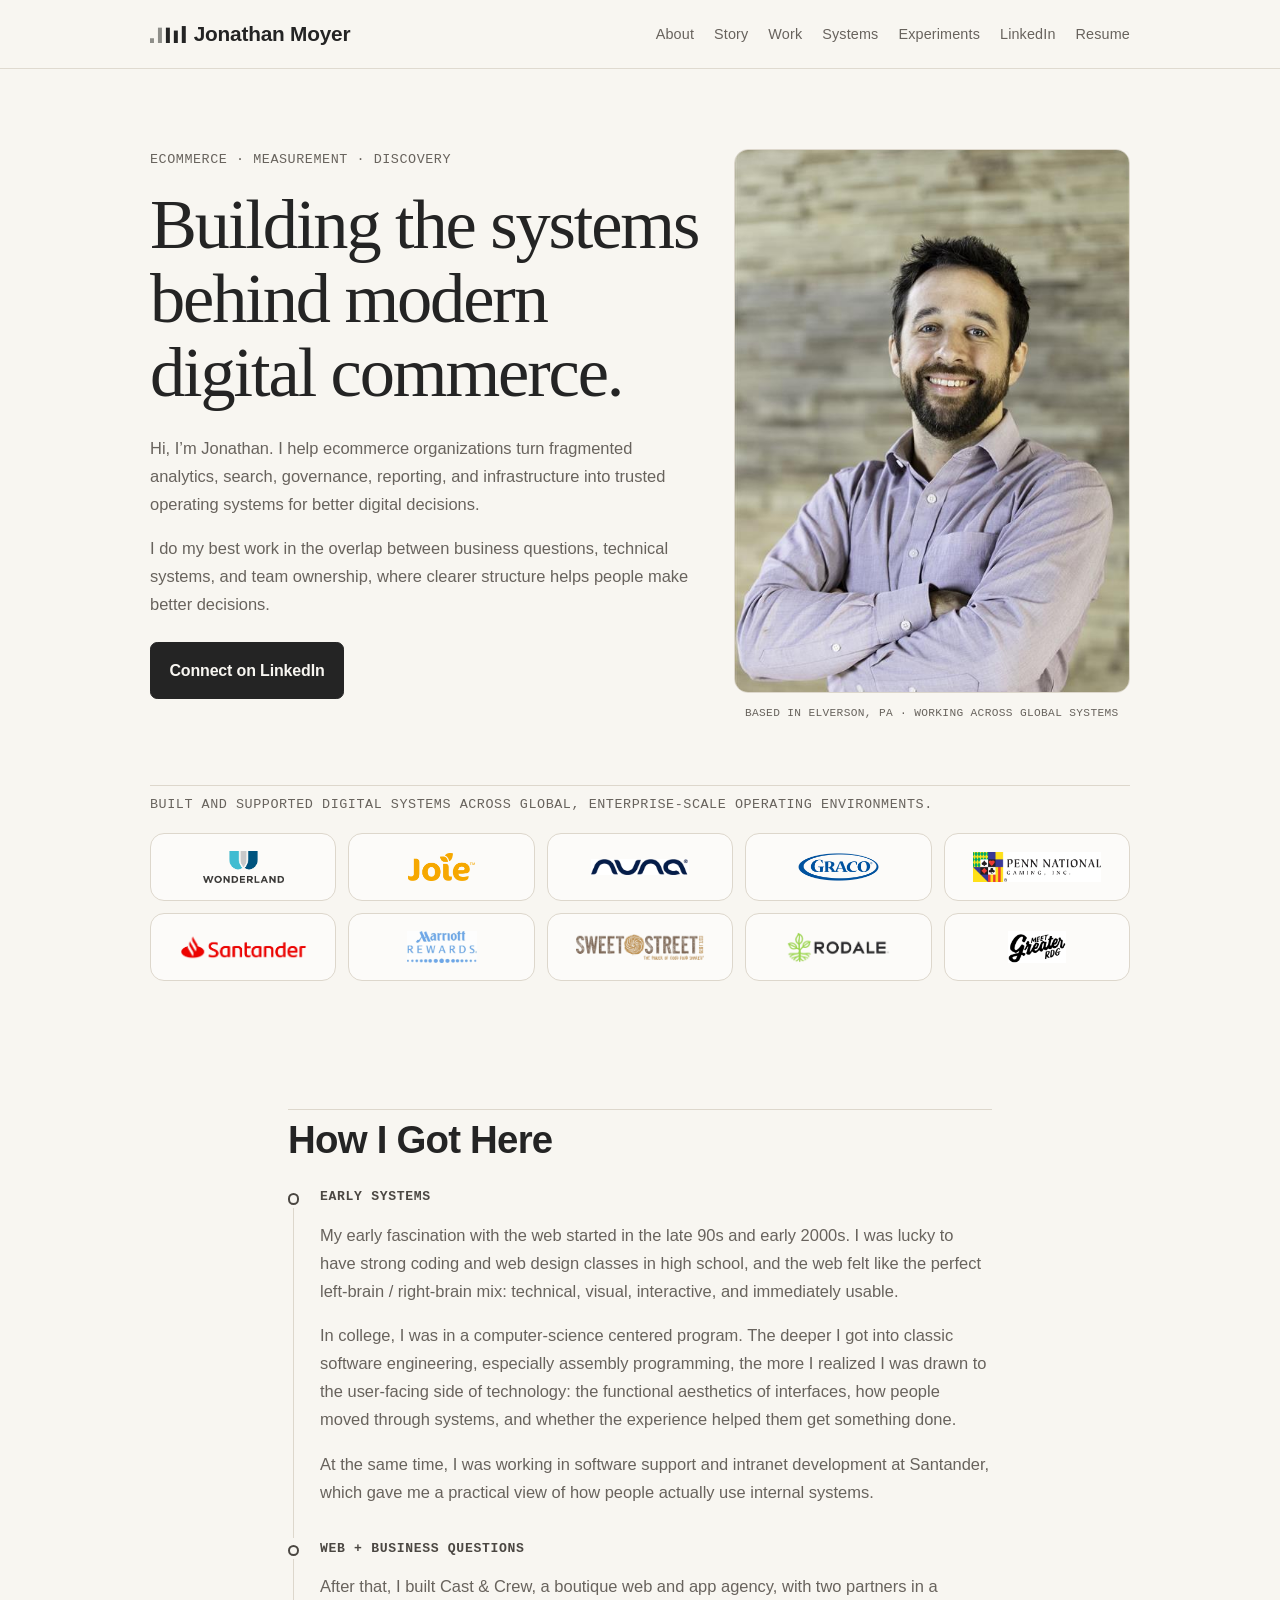
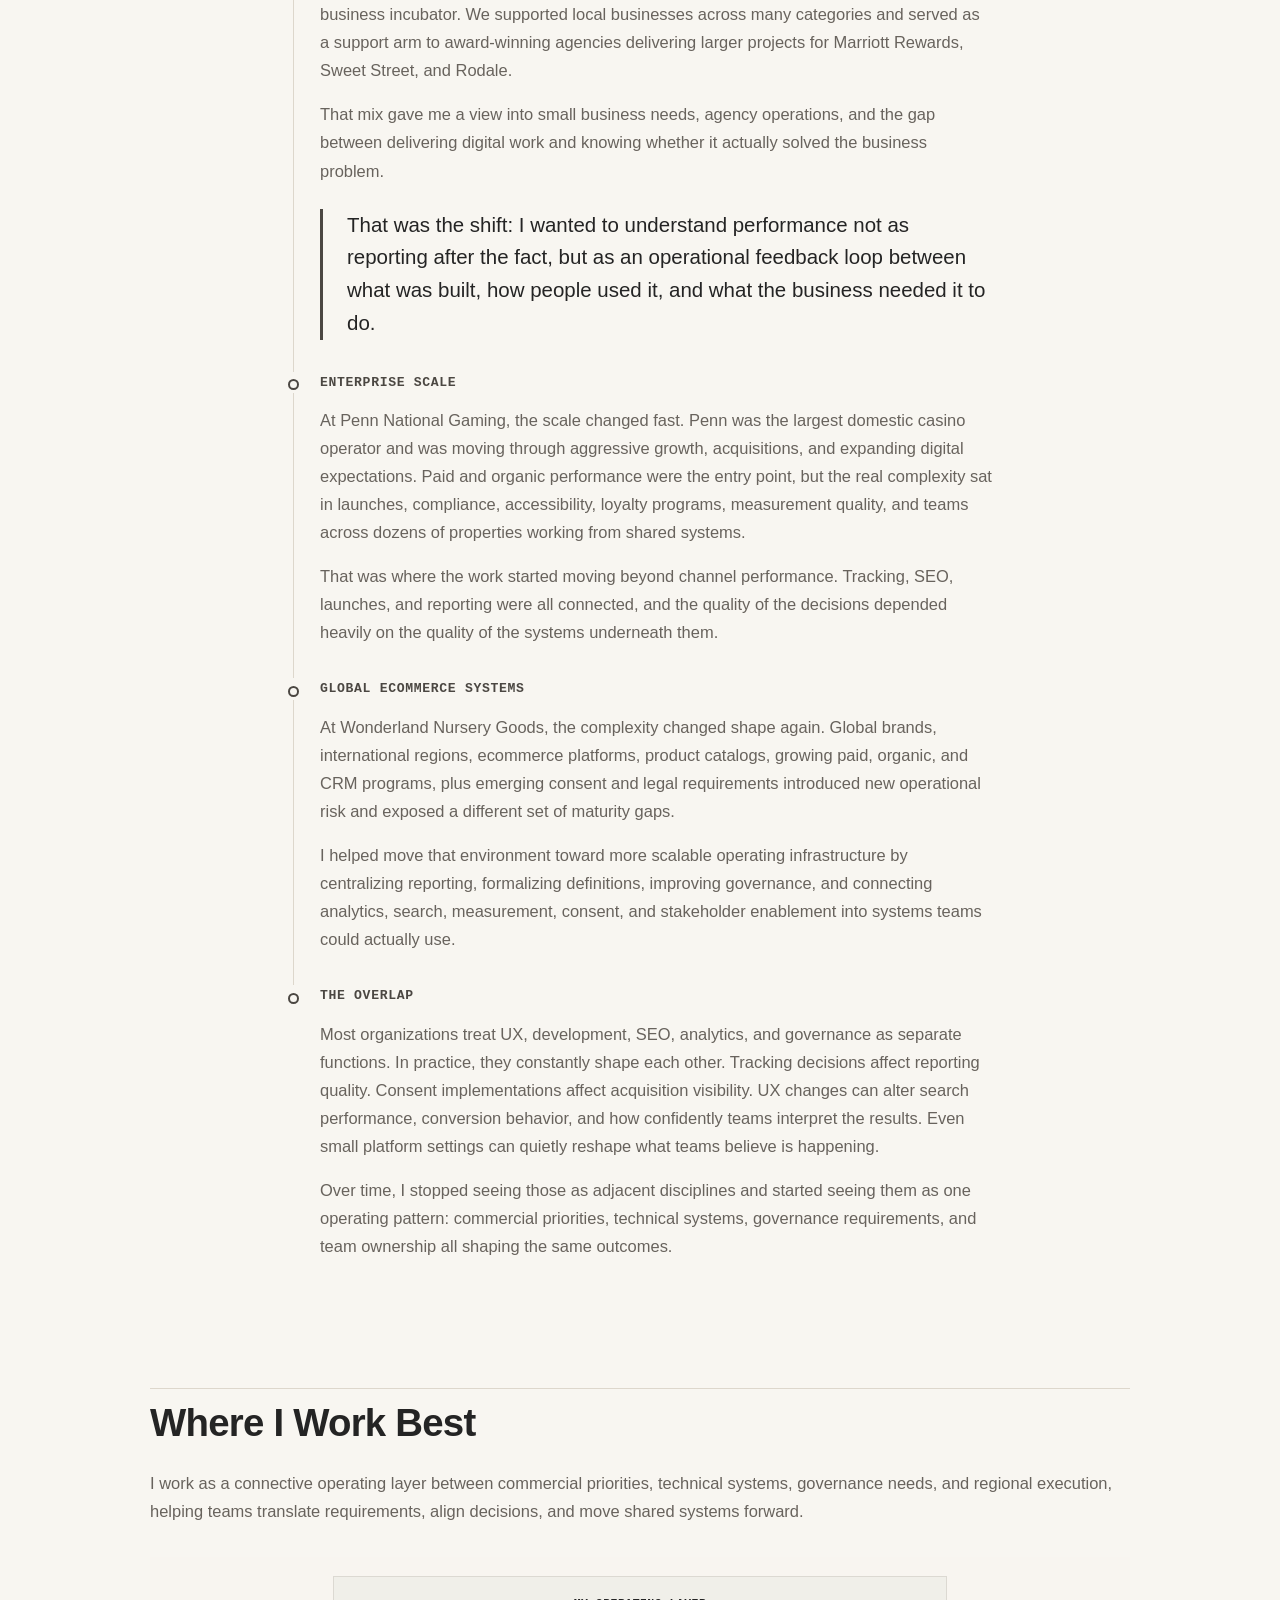
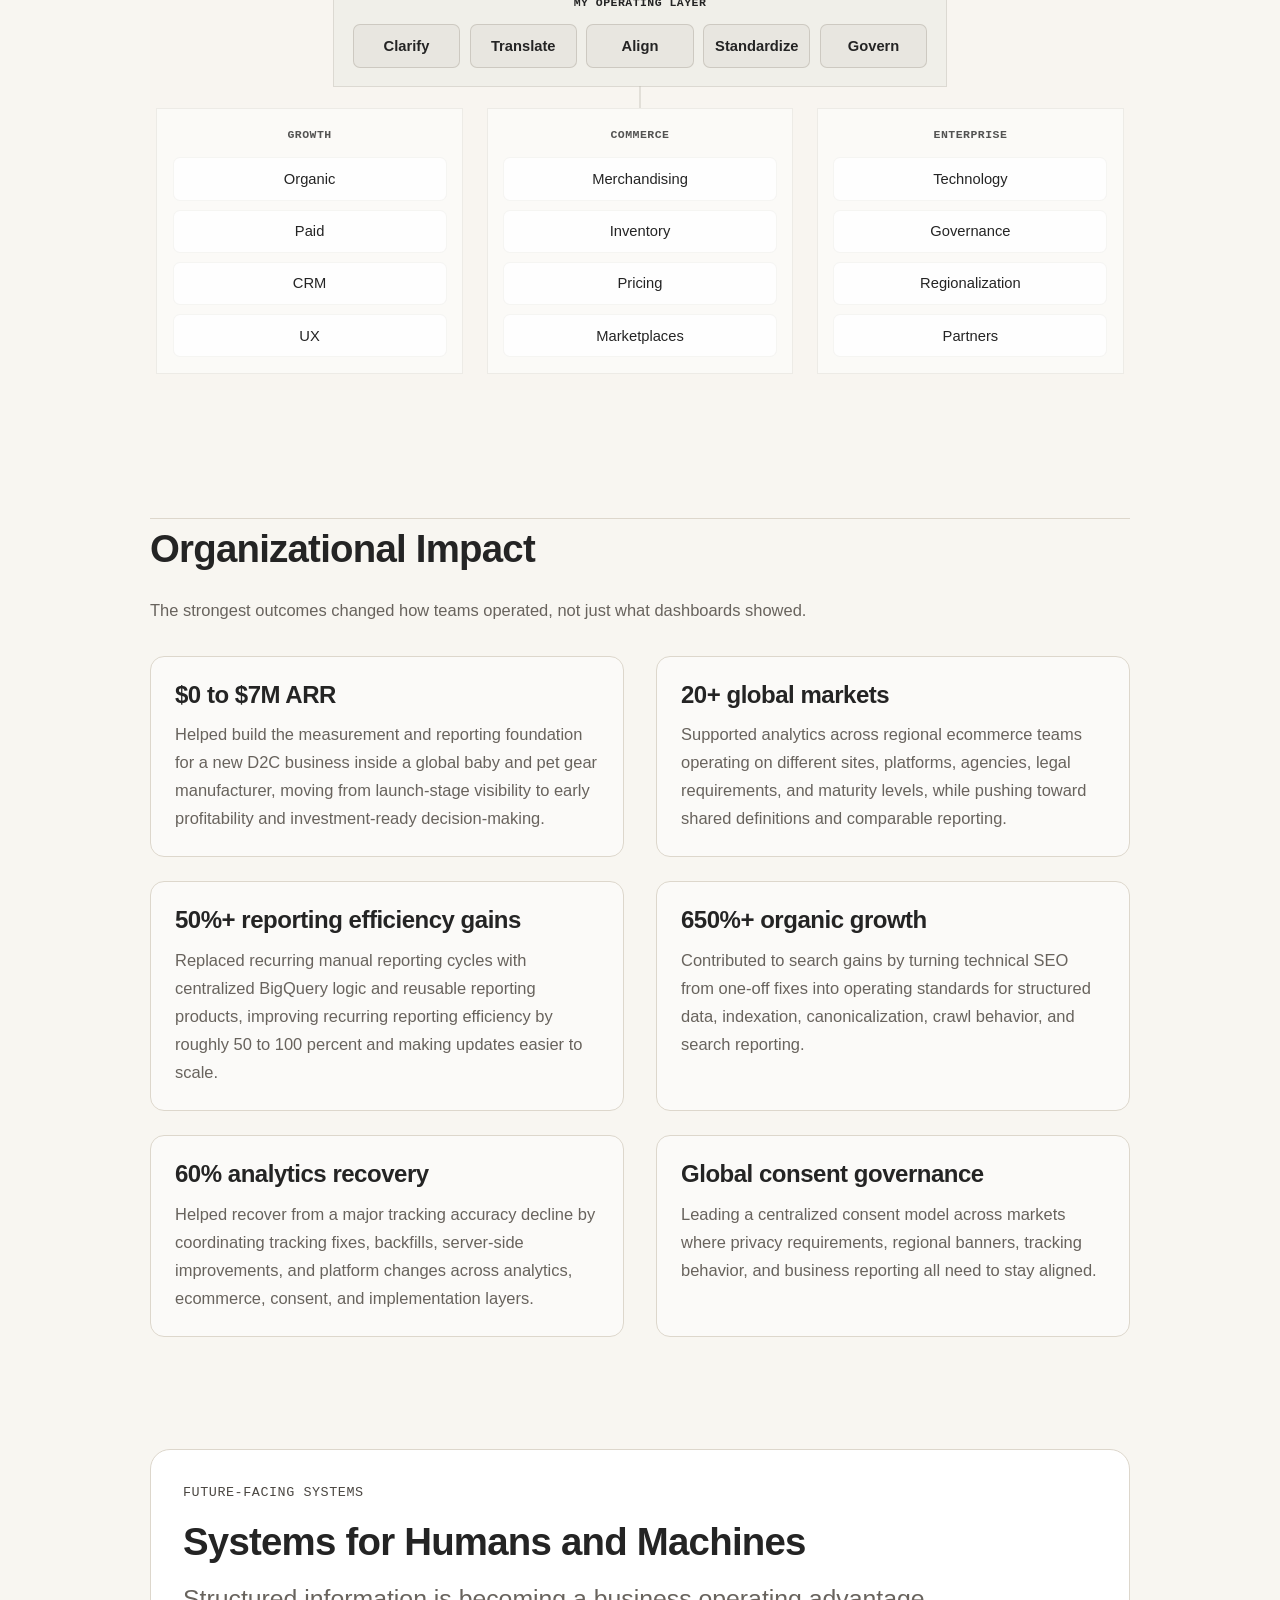
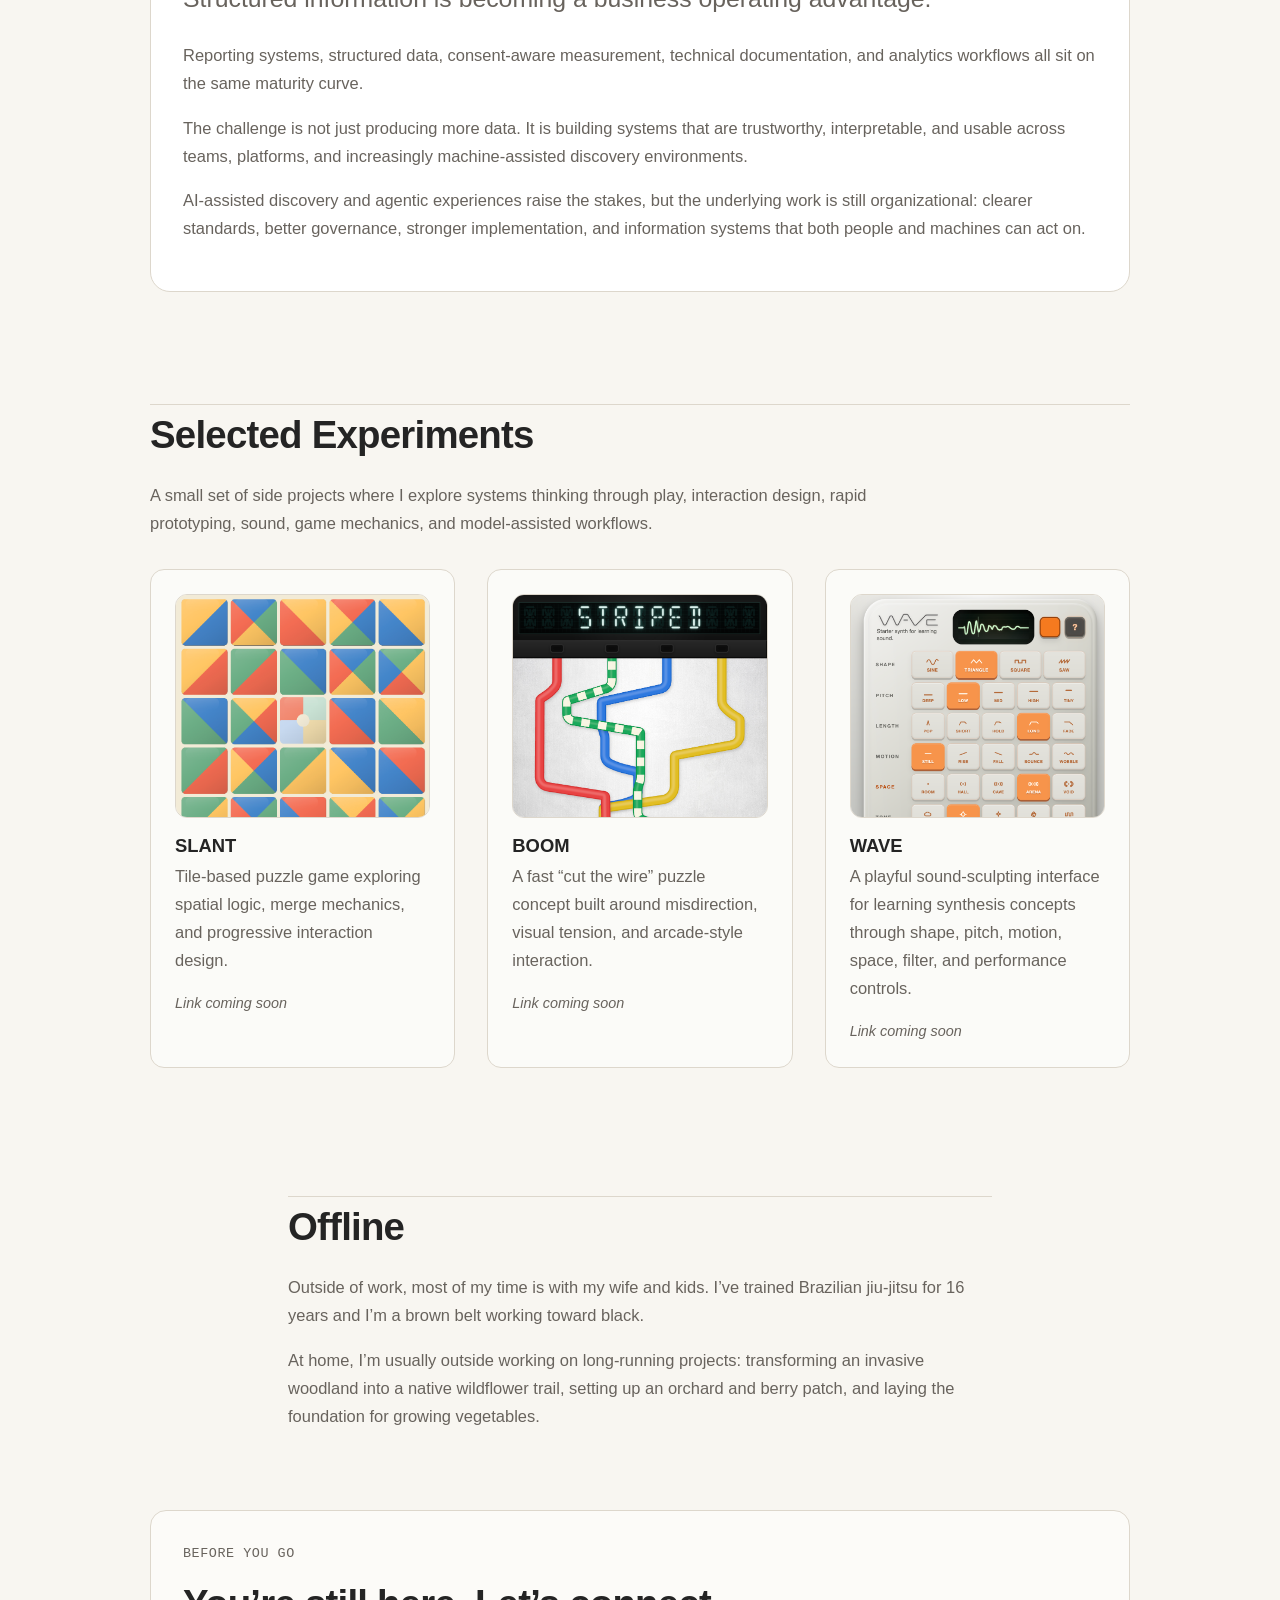
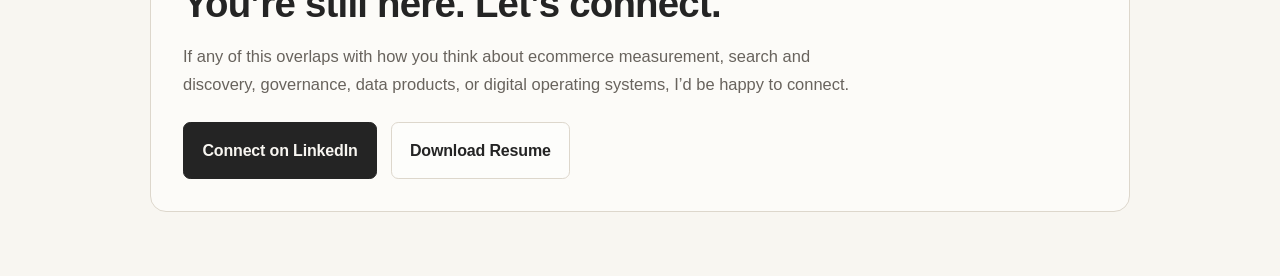
<file: index.html>
<!DOCTYPE html>
<html lang="en">
  <head>
    <meta charset="UTF-8" />
    <meta name="viewport" content="width=device-width, initial-scale=1.0" />
    <meta
      name="description"
      content="Jonathan Moyer helps ecommerce organizations scale measurement, discovery, governance, and data infrastructure into trusted systems for better digital decision-making."
    />
    <title>Jonathan Moyer | Ecommerce Measurement Systems &amp; Digital Transformation</title>
    <link rel="canonical" href="https://jonathan-moyer.com/" />
    <meta property="og:type" content="profile" />
    <meta
      property="og:title"
      content="Jonathan Moyer | Ecommerce Measurement Systems & Digital Transformation"
    />
    <meta
      property="og:description"
      content="Measurement, discovery, governance, and data infrastructure for ecommerce organizations building more scalable digital operating systems."
    />
    <meta
      property="og:image"
      content="https://jonathan-moyer.com/assets/images/jonathan-moyer-portrait.jpg"
    />
    <meta property="og:url" content="https://jonathan-moyer.com/" />
    <meta name="twitter:card" content="summary_large_image" />
    <meta
      name="twitter:title"
      content="Jonathan Moyer | Ecommerce Measurement Systems & Digital Transformation"
    />
    <meta
      name="twitter:description"
      content="Measurement, discovery, governance, and data infrastructure for ecommerce organizations building more scalable digital operating systems."
    />
    <meta
      name="twitter:image"
      content="https://jonathan-moyer.com/assets/images/jonathan-moyer-portrait.jpg"
    />
    <link rel="icon" href="/favicon.svg" type="image/svg+xml" />
    <link rel="icon" href="/favicon-32x32.png" sizes="32x32" />
    <link rel="apple-touch-icon" href="/apple-touch-icon.png" />
    <link rel="llms.txt" href="/llms.txt" />
    <link rel="stylesheet" href="styles.css" />
    <script type="application/ld+json">
      {
        "@context": "https://schema.org",
        "@type": "Person",
        "name": "Jonathan Moyer",
        "url": "https://jonathan-moyer.com/",
        "image": "https://jonathan-moyer.com/assets/images/jonathan-moyer-portrait.jpg",
        "description": "Ecommerce analytics and measurement systems leader helping organizations turn fragmented analytics, search, governance, reporting, and infrastructure into trusted operating systems for better digital decisions.",
        "jobTitle": "Direct-to-Consumer Analytics Manager",
        "address": {
          "@type": "PostalAddress",
          "addressLocality": "Elverson",
          "addressRegion": "PA",
          "addressCountry": "US"
        },
        "sameAs": ["https://linkedin.com/in/jonathan-moyer"],
        "knowsAbout": [
          "Ecommerce measurement systems",
          "Data product strategy",
          "Technical SEO",
          "Search and discovery systems",
          "Digital analytics",
          "Consent governance",
          "Digital transformation",
          "Machine-readable systems",
          "Reporting infrastructure",
          "Platform governance",
          "BigQuery",
          "D2C ecommerce",
          "Structured data"
        ],
        "alumniOf": {
          "@type": "CollegeOrUniversity",
          "name": "Kutztown University"
        }
      }
    </script>
  </head>
  <body>
    <a class="skip-link" href="#main-content">Skip to content</a>

    <header class="site-header" id="top">
      <div class="container site-header__inner">
        <a class="site-title" href="#top">
          <svg
            class="site-title__mark"
            viewBox="0 6 54 28"
            aria-hidden="true"
            focusable="false"
          >
            <rect class="site-title__bar site-title__bar--light" x="0" y="26" width="6" height="8" />
            <rect class="site-title__bar site-title__bar--light" x="12" y="10" width="6" height="24" />
            <rect class="site-title__bar site-title__bar--dark" x="24" y="10" width="6" height="24" />
            <rect class="site-title__bar site-title__bar--dark" x="36" y="14.4" width="6" height="19.6" />
            <rect class="site-title__bar site-title__bar--dark" x="48" y="7.6" width="6" height="26.4" />
          </svg>
          <span>Jonathan Moyer</span>
        </a>
        <nav class="site-nav" aria-label="Primary">
          <a href="#about">About</a>
          <a href="#story">Story</a>
          <a href="#work">Work</a>
          <a href="#systems">Systems</a>
          <a href="#projects">Experiments</a>
          <a
            href="https://linkedin.com/in/jonathan-moyer"
            target="_blank"
            rel="noreferrer"
            >LinkedIn</a
          >
          <a href="jonathan-moyer-resume.pdf" download>Resume</a>
        </nav>
      </div>
    </header>

    <main id="main-content" tabindex="-1">
      <!-- Hero -->
      <section class="section intro" id="about" aria-labelledby="about-heading">
        <div class="container intro__grid">
          <div class="intro__content">
            <p class="section-label">
              Ecommerce · Measurement · Discovery
            </p>
            <h1 id="about-heading">Building the systems behind modern digital commerce.</h1>
            <p>
              Hi, I&rsquo;m Jonathan. I help ecommerce organizations turn
              fragmented analytics, search, governance, reporting, and
              infrastructure into trusted operating systems for better digital
              decisions.
            </p>
            <p class="muted-note">
              I do my best work in the overlap between business questions,
              technical systems, and team ownership, where clearer structure
              helps people make better decisions.
            </p>

            <div class="hero-cta">
              <a
                class="button button--primary"
                href="https://linkedin.com/in/jonathan-moyer"
                target="_blank"
                rel="noreferrer"
              >
                Connect on LinkedIn
              </a>
            </div>

          </div>

          <figure class="photo-frame">
            <img
              class="profile-photo"
              src="assets/images/jonathan-moyer-portrait.jpg"
              alt="Portrait of Jonathan Moyer"
              width="533"
              height="800"
            />
            <figcaption class="photo-caption">
              Based in Elverson, PA · Working across global systems
            </figcaption>
          </figure>
        </div>
      </section>

      <!-- Brand strip -->
      <section class="section section--compact" aria-labelledby="brand-strip-heading">
        <div class="container">
          <h2 class="visually-hidden" id="brand-strip-heading">
            Organizations and brands
          </h2>
          <div class="section-heading section-heading--compact">
            <p class="section-label">
              Built and supported digital systems across global,
              enterprise-scale operating environments.
            </p>
          </div>

          <div class="logo-strip" aria-label="Organizations and brands">
            <div class="logo-tile logo-tile--image">
              <img
                src="assets/logos/wonderland.webp"
                alt="Wonderland logo"
                width="499"
                height="198"
                loading="lazy"
                decoding="async"
              />
            </div>
            <div class="logo-tile logo-tile--image">
              <img
                class="logo-image--scaled-down"
                src="assets/logos/joie.webp"
                alt="Joie logo"
                width="4174"
                height="1731"
                loading="lazy"
                decoding="async"
              />
            </div>
            <div class="logo-tile logo-tile--image">
              <img
                class="logo-image--nuna"
                src="assets/logos/nuna.webp"
                alt="Nuna logo"
                width="556"
                height="91"
                loading="lazy"
                decoding="async"
              />
            </div>
            <div class="logo-tile logo-tile--image">
              <img
                class="logo-image--scaled-down"
                src="assets/logos/graco.webp"
                alt="Graco logo"
                width="1280"
                height="432"
                loading="lazy"
                decoding="async"
              />
            </div>
            <div class="logo-tile logo-tile--image">
              <img
                src="assets/logos/tavo.webp"
                alt="Tavo logo"
                width="1653"
                height="388"
                loading="lazy"
                decoding="async"
              />
            </div>
            <div class="logo-tile logo-tile--image">
              <img
                src="assets/logos/santander.webp"
                alt="Santander logo"
                width="1053"
                height="237"
                loading="lazy"
                decoding="async"
              />
            </div>
            <div class="logo-tile logo-tile--image">
              <img
                src="assets/logos/marriott.webp"
                alt="Marriott logo"
                width="400"
                height="183"
                loading="lazy"
                decoding="async"
              />
            </div>
            <div class="logo-tile logo-tile--image">
              <img
                src="assets/logos/sweet-street.webp"
                alt="Sweet Street logo"
                width="1200"
                height="236"
                loading="lazy"
                decoding="async"
              />
            </div>
            <div class="logo-tile logo-tile--image">
              <img
                src="assets/logos/rodale.webp"
                alt="Rodale logo"
                width="916"
                height="272"
                loading="lazy"
                decoding="async"
              />
            </div>
            <div class="logo-tile logo-tile--image">
              <img
                src="assets/logos/meet-greater-reading.webp"
                alt="Meet Greater Reading logo"
                width="768"
                height="420"
                loading="lazy"
                decoding="async"
              />
            </div>
          </div>
        </div>
      </section>

      <!-- Story timeline -->
      <section class="section" id="story" aria-labelledby="story-heading">
        <div class="container prose-block">
          <div class="section-heading">
            <h2 id="story-heading">How I Got Here</h2>
          </div>

          <div class="story-flow">
            <div class="story-step">
              <p class="story-kicker">Early systems</p>
              <p>
                My early fascination with the web started in the late 90s and
                early 2000s. I was lucky to have strong coding and web design
                classes in high school, and the web felt like the perfect
                left-brain / right-brain mix: technical, visual, interactive,
                and immediately usable.
              </p>
              <p>
                In college, I was in a computer-science centered program. The
                deeper I got into classic software engineering, especially
                assembly programming, the more I realized I was drawn to the
                user-facing side of technology: the functional aesthetics of
                interfaces, how people moved through systems, and whether the
                experience helped them get something done.
              </p>
              <p>
                At the same time, I was working in software support and
                intranet development at Santander, which gave me a practical
                view of how people actually use internal systems.
              </p>
            </div>

            <div class="story-step">
              <p class="story-kicker">Web + business questions</p>
              <p>
                After that, I built Cast &amp; Crew, a boutique web and app
                agency, with two partners in a business incubator. We
                supported local businesses across many categories and served
                as a support arm to award-winning agencies delivering larger
                projects for Marriott Rewards, Sweet Street, and Rodale.
              </p>
              <p>
                That mix gave me a view into small business needs, agency
                operations, and the gap between delivering digital work and
                knowing whether it actually solved the business problem.
              </p>
              <p class="prose-callout">
                That was the shift: I wanted to understand performance not as
                reporting after the fact, but as an operational feedback loop
                between what was built, how people used it, and what the
                business needed it to do.
              </p>
            </div>

            <div class="story-step">
              <p class="story-kicker">Enterprise scale</p>
              <p>
                At Penn National Gaming, the scale changed fast. Penn was the
                largest domestic casino operator and was moving through
                aggressive growth, acquisitions, and expanding digital
                expectations. Paid and organic performance were the entry
                point, but the real complexity sat in launches, compliance,
                accessibility, loyalty programs, measurement quality, and
                teams across dozens of properties working from shared systems.
              </p>
              <p>
                That was where the work started moving beyond channel
                performance. Tracking, SEO, launches, and reporting were all
                connected, and the quality of the decisions depended heavily
                on the quality of the systems underneath them.
              </p>
            </div>

            <div class="story-step">
              <p class="story-kicker">Global ecommerce systems</p>
              <p>
                At Wonderland Nursery Goods, the complexity changed shape
                again. Global brands, international regions, ecommerce
                platforms, product catalogs, growing paid, organic, and CRM
                programs, plus emerging consent and legal requirements
                introduced new operational risk and exposed a different set
                of maturity gaps.
              </p>
              <p>
                I helped move that environment toward more scalable operating
                infrastructure by centralizing reporting, formalizing
                definitions, improving governance, and connecting analytics,
                search, measurement, consent, and stakeholder enablement into
                systems teams could actually use.
              </p>
            </div>

            <div class="story-step">
              <p class="story-kicker">The overlap</p>
              <p>
                Most organizations treat UX, development, SEO, analytics, and
                governance as separate functions. In practice, they
                constantly shape each other. Tracking decisions affect
                reporting quality. Consent implementations affect acquisition
                visibility. UX changes can alter search performance,
                conversion behavior, and how confidently teams interpret the
                results. Even small platform settings can quietly reshape
                what teams believe is happening.
              </p>
              <p>
                Over time, I stopped seeing those as adjacent disciplines and
                started seeing them as one operating pattern: commercial
                priorities, technical systems, governance requirements, and
                team ownership all shaping the same outcomes.
              </p>
            </div>
          </div>
        </div>
      </section>

      <!-- Operating model -->
      <section class="section" id="work" aria-labelledby="work-heading">
        <div class="container">
          <div class="section-heading">
            <h2 id="work-heading">Where I Work Best</h2>
          </div>

          <p class="section-intro">
            I work as a connective operating layer between commercial
            priorities, technical systems, governance needs, and regional
            execution, helping teams translate requirements, align decisions,
            and move shared systems forward.
          </p>

          <div class="translation-model" aria-label="Where I work best operating model">
            <div class="translation-network">
              <section
                class="translation-operating-layer"
                aria-labelledby="translation-role-heading"
              >
                <p
                  class="translation-column__label translation-column__label--operating"
                  id="translation-role-heading"
                >
                  My Operating Layer
                </p>
                <ul class="translation-operating-layer__list" aria-label="Core operating actions">
                  <li>Clarify</li>
                  <li>Translate</li>
                  <li>Align</li>
                  <li>Standardize</li>
                  <li>Govern</li>
                </ul>
              </section>

              <div class="translation-columns">
                <section
                  class="translation-column translation-column--commercial"
                  aria-labelledby="translation-commercial-heading"
                >
                  <p class="translation-column__label" id="translation-commercial-heading">
                    Growth
                  </p>
                  <ul class="translation-column__list" aria-label="Commercial systems">
                    <li>Organic</li>
                    <li>Paid</li>
                    <li>CRM</li>
                    <li>UX</li>
                  </ul>
                </section>

                <section
                  class="translation-column translation-column--operations"
                  aria-labelledby="translation-operations-heading"
                >
                  <p class="translation-column__label" id="translation-operations-heading">
                    Commerce
                  </p>
                  <ul class="translation-column__list" aria-label="Commerce operations">
                    <li>Merchandising</li>
                    <li>Inventory</li>
                    <li>Pricing</li>
                    <li>Marketplaces</li>
                  </ul>
                </section>

                <section
                  class="translation-column translation-column--organizational"
                  aria-labelledby="translation-organizational-heading"
                >
                  <p class="translation-column__label" id="translation-organizational-heading">
                    Enterprise
                  </p>
                  <ul
                    class="translation-column__list"
                    aria-label="Organizational systems"
                  >
                    <li>Technology</li>
                    <li>Governance</li>
                    <li>Regionalization</li>
                    <li>Partners</li>
                  </ul>
                </section>
              </div>
            </div>
          </div>
        </div>
      </section>

      <!-- Organizational impact -->
      <section class="section" id="impact" aria-labelledby="impact-heading">
        <div class="container">
          <div class="section-heading">
            <h2 id="impact-heading">Organizational Impact</h2>
          </div>

          <p class="section-intro">
            The strongest outcomes changed how teams operated, not just what
            dashboards showed.
          </p>

          <div class="impact-cards">
            <article class="impact-card">
              <h3>$0 to $7M ARR</h3>
              <p>
                Helped build the measurement and reporting foundation for a
                new D2C business inside a global baby and pet gear
                manufacturer, moving from launch-stage visibility to early
                profitability and investment-ready decision-making.
              </p>
            </article>

            <article class="impact-card">
              <h3>20+ global markets</h3>
              <p>
                Supported analytics across regional ecommerce teams operating
                on different sites, platforms, agencies, legal requirements,
                and maturity levels, while pushing toward shared definitions
                and comparable reporting.
              </p>
            </article>

            <article class="impact-card">
              <h3>50%+ reporting efficiency gains</h3>
              <p>
                Replaced recurring manual reporting cycles with centralized
                BigQuery logic and reusable reporting products, improving
                recurring reporting efficiency by roughly 50 to 100 percent
                and making updates easier to scale.
              </p>
            </article>

            <article class="impact-card">
              <h3>650%+ organic growth</h3>
              <p>
                Contributed to search gains by turning technical SEO from
                one-off fixes into operating standards for structured data,
                indexation, canonicalization, crawl behavior, and search
                reporting.
              </p>
            </article>

            <article class="impact-card">
              <h3>60% analytics recovery</h3>
              <p>
                Helped recover from a major tracking accuracy decline by
                coordinating tracking fixes, backfills, server-side
                improvements, and platform changes across analytics,
                ecommerce, consent, and implementation layers.
              </p>
            </article>

            <article class="impact-card">
              <h3>Global consent governance</h3>
              <p>
                Leading a centralized consent model across markets where
                privacy requirements, regional banners, tracking behavior,
                and business reporting all need to stay aligned.
              </p>
            </article>
          </div>
        </div>
      </section>

      <!-- Future-facing systems -->
      <section class="section section--ai-process" id="systems" aria-labelledby="systems-heading">
        <div class="container">
          <div class="ai-process-card">
            <p class="section-label">Future-facing systems</p>
            <h2 id="systems-heading">Systems for Humans and Machines</h2>
            <p class="ai-process-lede">
              Structured information is becoming a business operating
              advantage.
            </p>
            <p>
              Reporting systems, structured data, consent-aware measurement,
              technical documentation, and analytics workflows all sit on the
              same maturity curve.
            </p>
            <p>
              The challenge is not just producing more data. It is building
              systems that are trustworthy, interpretable, and usable across
              teams, platforms, and increasingly machine-assisted discovery
              environments.
            </p>
            <p>
              AI-assisted discovery and agentic experiences raise the stakes,
              but the underlying work is still organizational: clearer
              standards, better governance, stronger implementation, and
              information systems that both people and machines can act on.
            </p>
          </div>
        </div>
      </section>

      <!-- Selected experiments -->
      <section class="section" id="projects" aria-labelledby="projects-heading">
        <div class="container">
          <div class="section-heading">
            <h2 id="projects-heading">Selected Experiments</h2>
          </div>

          <div class="prose-block prose-block--wide">
            <p>
              A small set of side projects where I explore systems thinking
              through play, interaction design, rapid prototyping, sound,
              game mechanics, and model-assisted workflows.
            </p>
          </div>

          <div class="project-grid">
            <article class="project-card">
              <img
                class="project-preview"
                src="assets/projects/slant-preview.png"
                alt="SLANT project preview showing the puzzle game interface"
                width="800"
                height="800"
                loading="lazy"
                decoding="async"
              />
              <h3>SLANT</h3>
              <p>
                Tile-based puzzle game exploring spatial logic, merge
                mechanics, and progressive interaction design.
              </p>
              <div class="project-links" aria-label="SLANT project status">
                <span>Link coming soon</span>
              </div>
            </article>

            <article class="project-card">
              <img
                class="project-preview"
                src="assets/projects/boom-preview.png"
                alt="BOOM project preview showing the puzzle game interface"
                width="800"
                height="800"
                loading="lazy"
                decoding="async"
              />
              <h3>BOOM</h3>
              <p>
                A fast &ldquo;cut the wire&rdquo; puzzle concept built around
                misdirection, visual tension, and arcade-style interaction.
              </p>
              <div class="project-links" aria-label="BOOM project status">
                <span>Link coming soon</span>
              </div>
            </article>

            <article class="project-card">
              <img
                class="project-preview"
                src="assets/projects/wave-preview.png"
                alt="WAVE project preview showing a sound synthesis interface study"
                width="240"
                height="408"
                loading="lazy"
                decoding="async"
              />
              <h3>WAVE</h3>
              <p>
                A playful sound-sculpting interface for learning synthesis
                concepts through shape, pitch, motion, space, filter, and
                performance controls.
              </p>
              <div class="project-links" aria-label="WAVE project status">
                <span>Link coming soon</span>
              </div>
            </article>
          </div>
        </div>
      </section>

      <!-- Offline / personal context -->
      <section class="section" id="offline" aria-labelledby="offline-heading">
        <div class="container prose-block">
          <div class="section-heading">
            <h2 id="offline-heading">Offline</h2>
          </div>

          <p>
            Outside of work, most of my time is with my wife and kids.
            I&rsquo;ve trained Brazilian jiu-jitsu for 16 years and I&rsquo;m a
            brown belt working toward black.
          </p>
          <p>
            At home, I&rsquo;m usually outside working on long-running projects:
            transforming an invasive woodland into a native wildflower trail,
            setting up an orchard and berry patch, and laying the foundation
            for growing vegetables.
          </p>
        </div>
      </section>

      <!-- Closing CTA -->
      <section
        class="section section--closing"
        id="connect"
        aria-labelledby="connect-heading"
      >
        <div class="container">
          <div class="closing-card">
            <p class="section-label">Before you go</p>
            <h2 id="connect-heading">You&rsquo;re still here. Let&rsquo;s connect.</h2>
            <p>
              If any of this overlaps with how you think about ecommerce
              measurement, search and discovery, governance, data products, or
              digital operating systems, I&rsquo;d be happy to connect.
            </p>
            <div class="closing-actions">
              <a
                class="button button--primary"
                href="https://linkedin.com/in/jonathan-moyer"
                target="_blank"
                rel="noreferrer"
              >
                Connect on LinkedIn
              </a>
              <a
                class="button button--secondary"
                href="jonathan-moyer-resume.pdf"
                download
              >
                Download Resume
              </a>
            </div>
          </div>
        </div>
      </section>

    </main>
  </body>
</html>
</file>
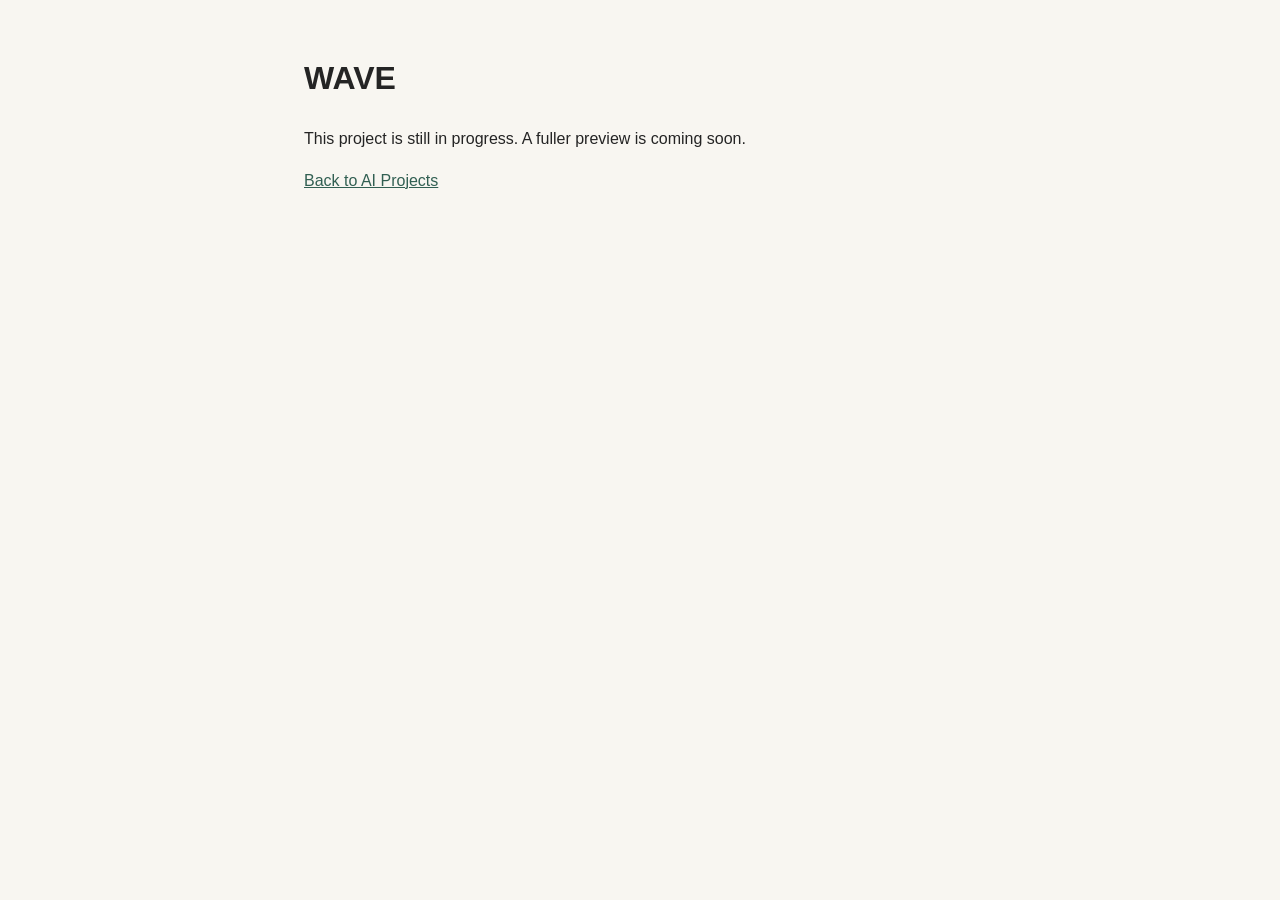
<file: projects/wave/index.html>
<!DOCTYPE html>
<html lang="en">
  <head>
    <meta charset="UTF-8" />
    <meta name="viewport" content="width=device-width, initial-scale=1.0" />
    <title>WAVE | Jonathan Moyer</title>
    <style>
      body {
        margin: 0;
        padding: 2rem;
        font: 16px/1.6 Inter, Arial, sans-serif;
        color: #242424;
        background: #f8f6f1;
      }

      main {
        max-width: 42rem;
        margin: 0 auto;
      }

      a {
        color: #315f52;
      }
    </style>
  </head>
  <body>
    <main>
      <h1>WAVE</h1>
      <p>This project is still in progress. A fuller preview is coming soon.</p>
      <p><a href="../../index.html#ai-projects">Back to AI Projects</a></p>
    </main>
  </body>
</html>
</file>
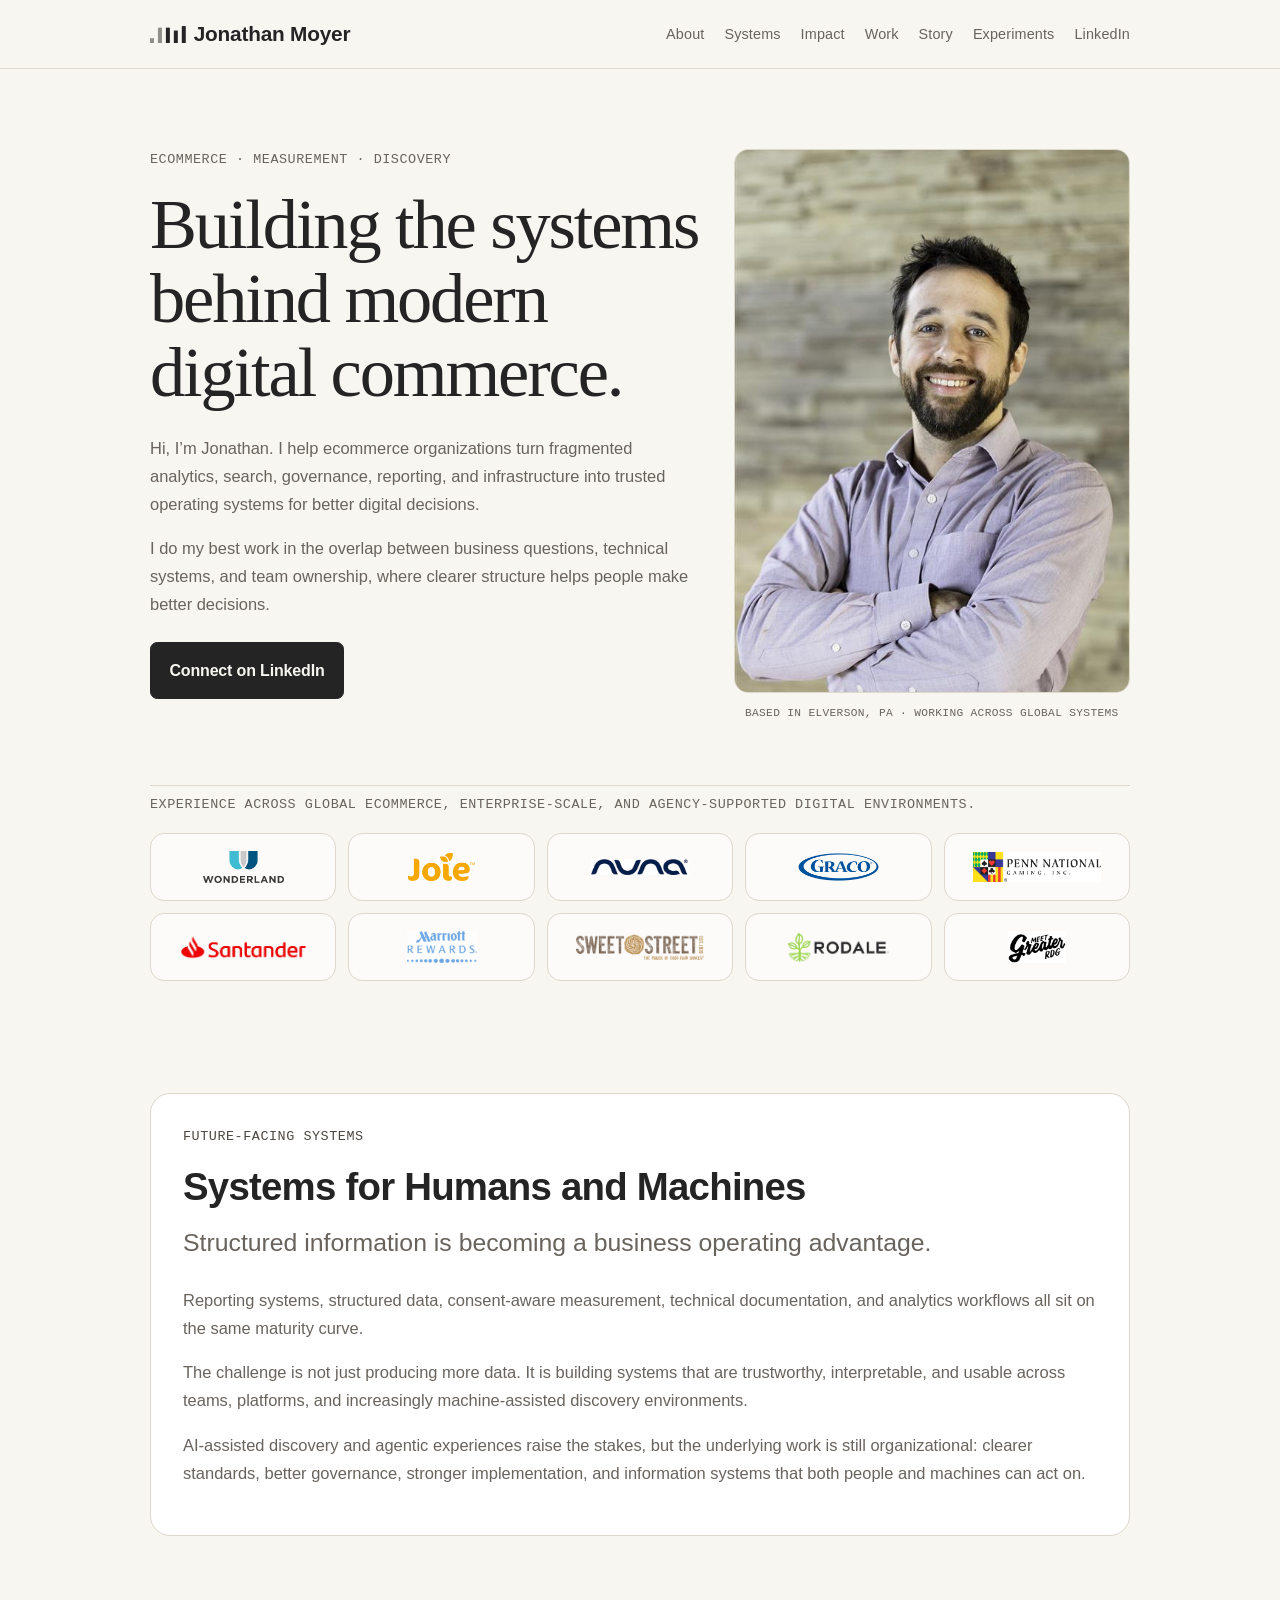
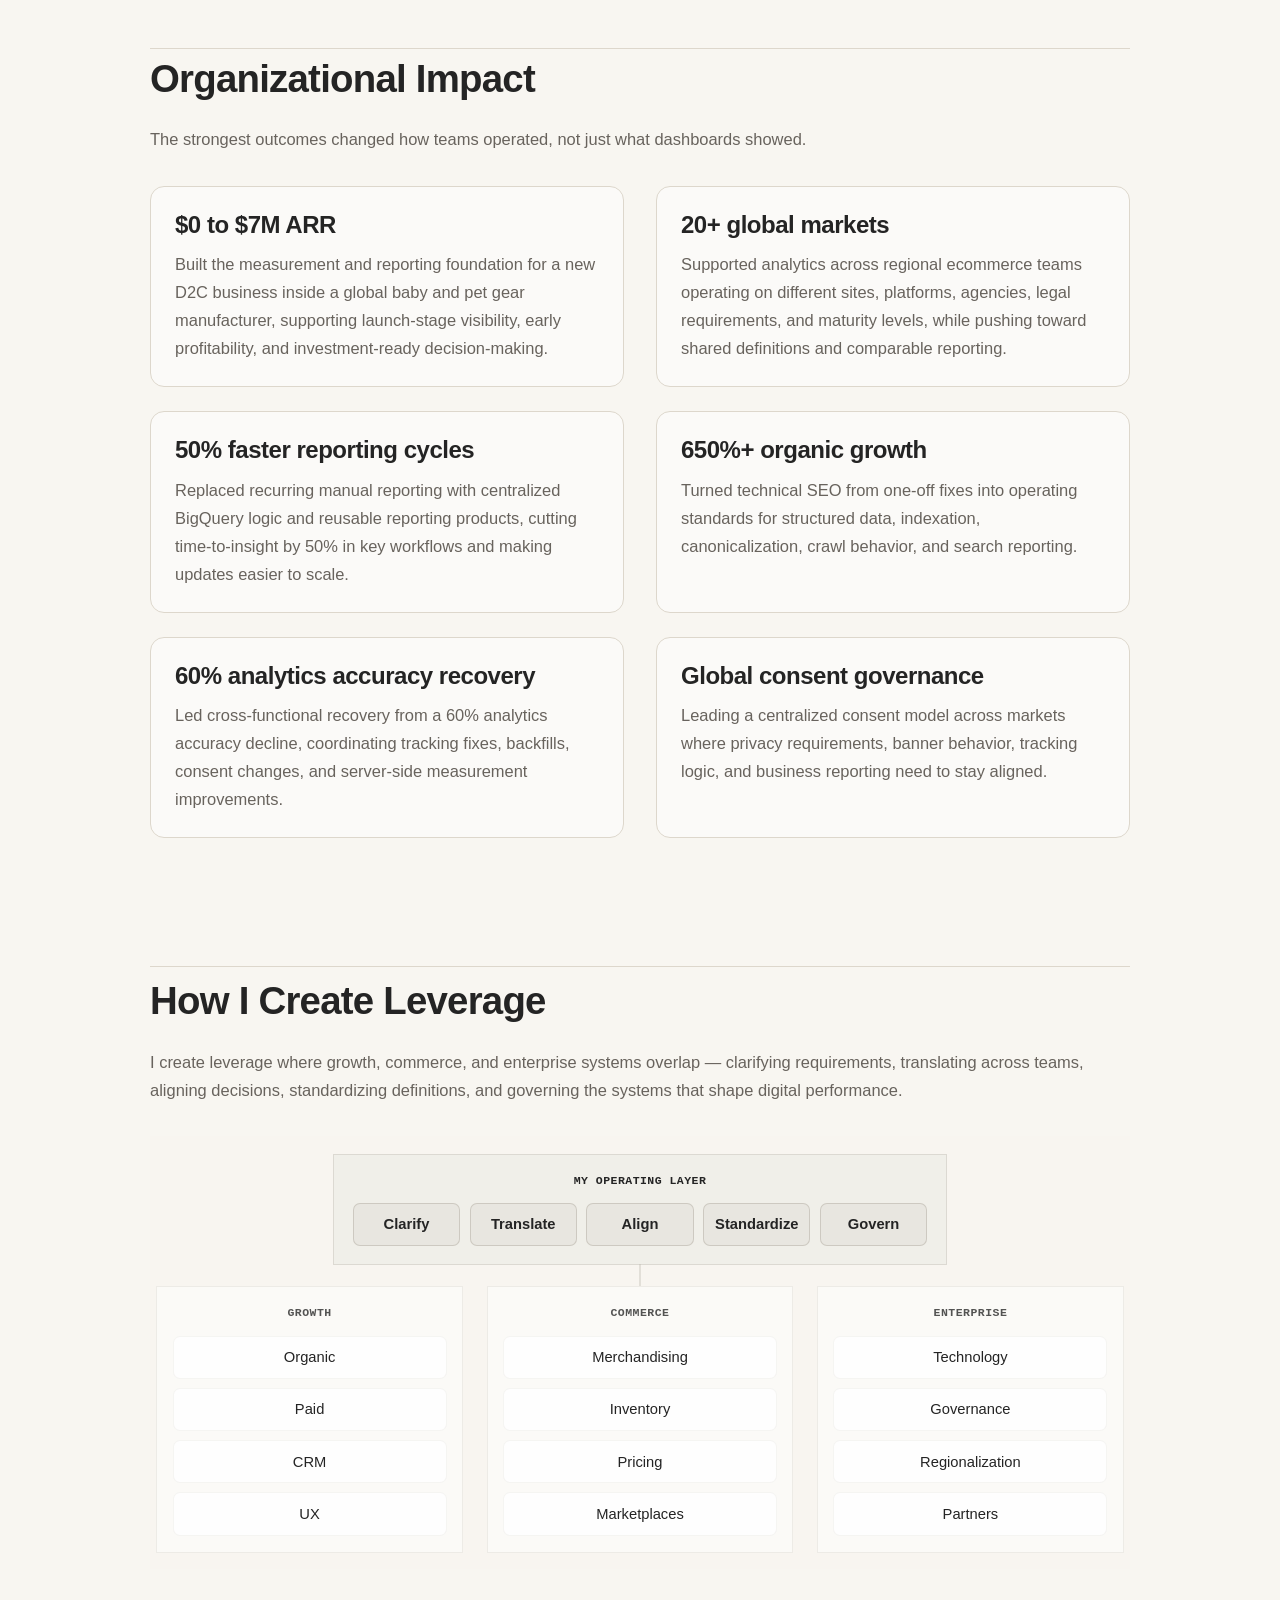
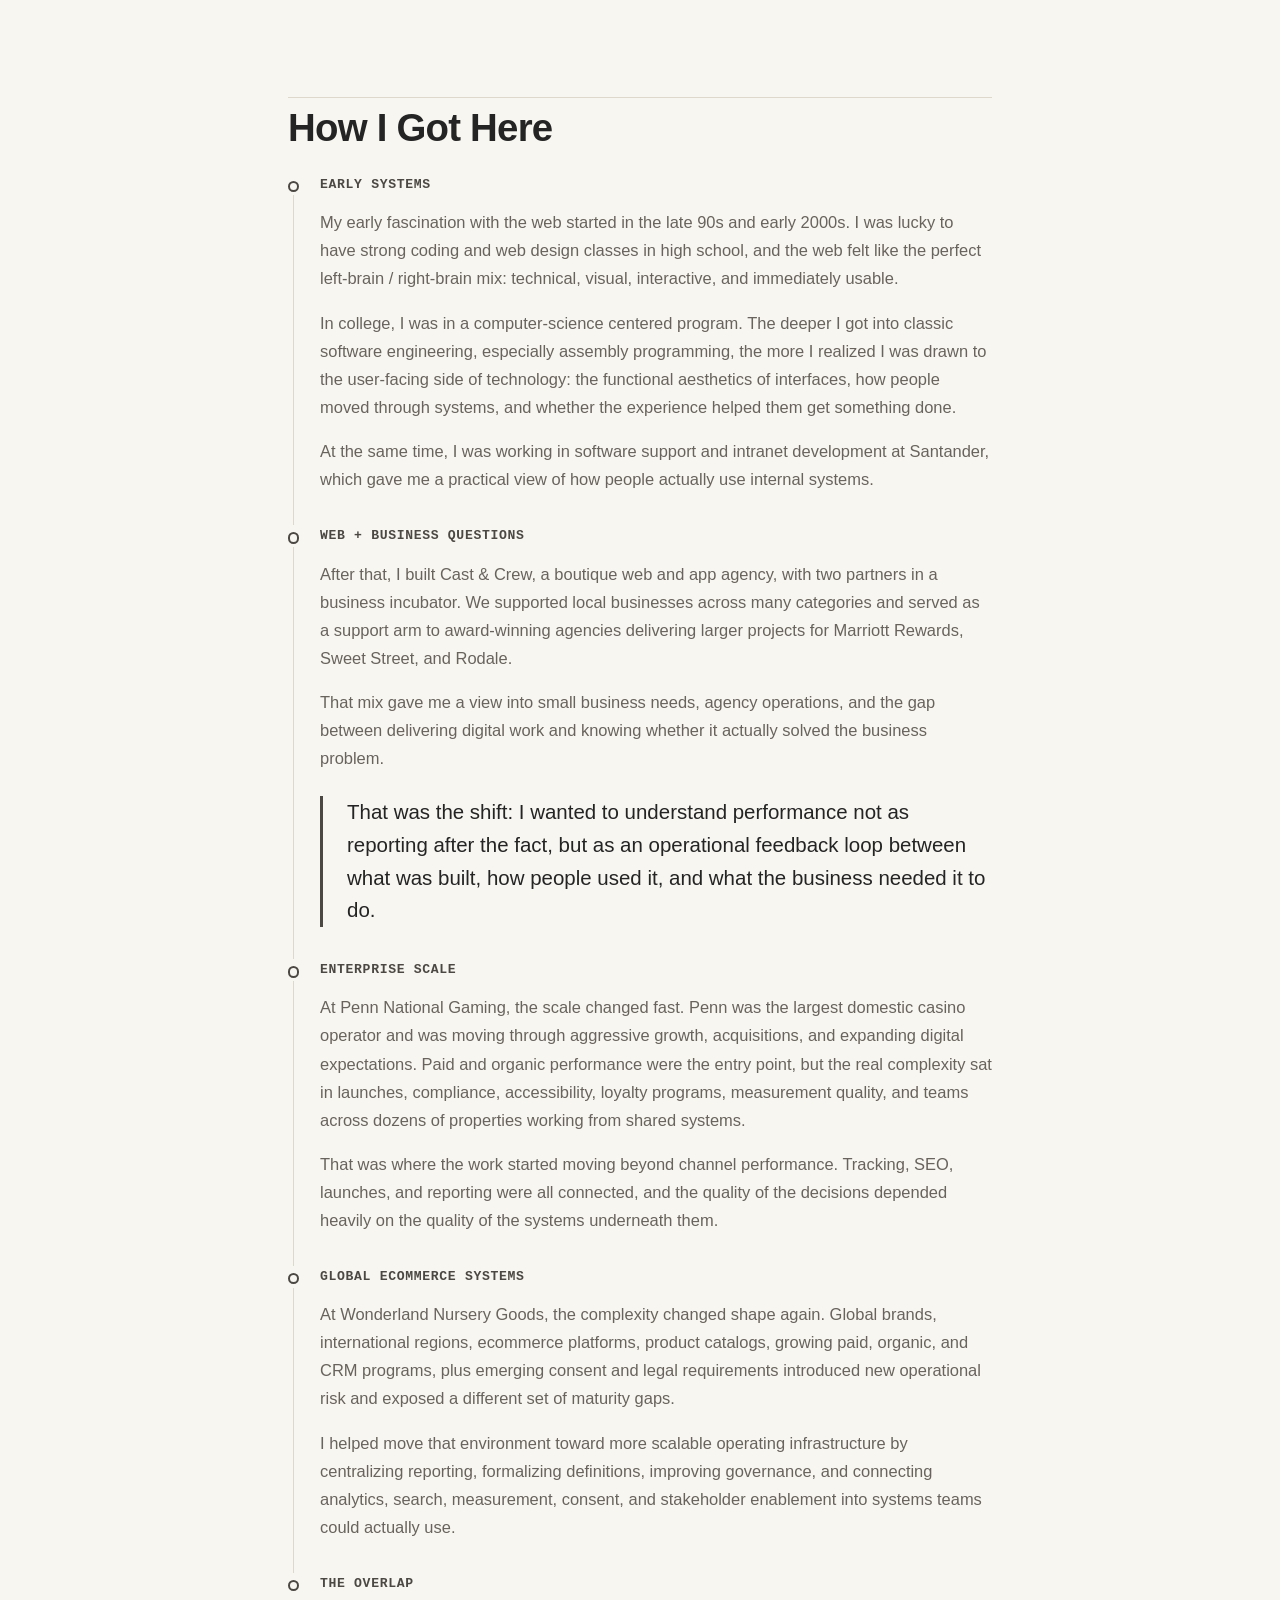
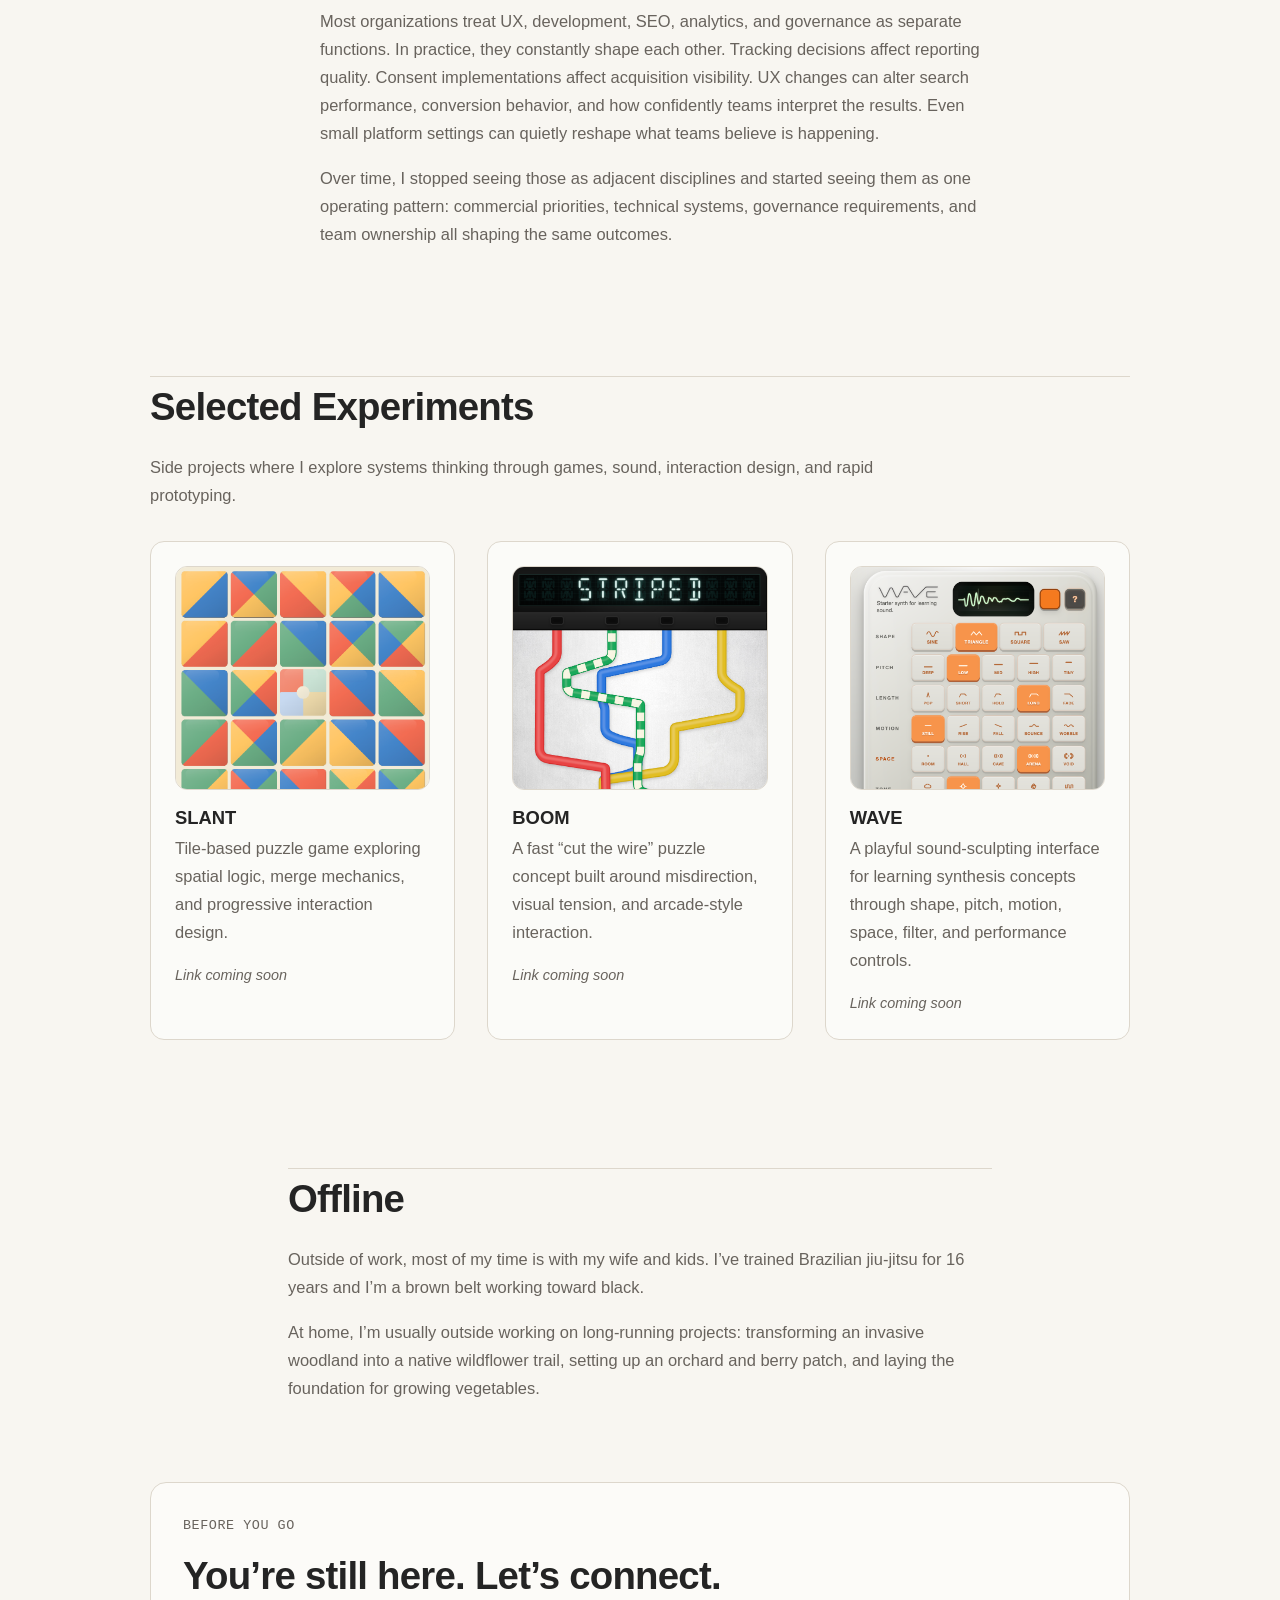
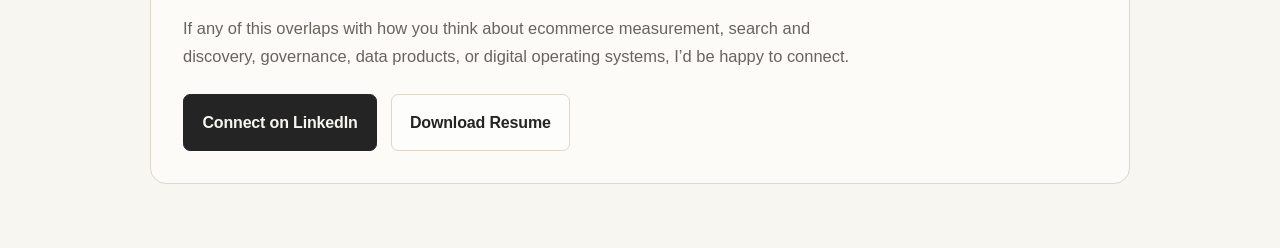
<file: index-v3.html>
<!DOCTYPE html>
<html lang="en">
  <head>
    <meta charset="UTF-8" />
    <meta name="viewport" content="width=device-width, initial-scale=1.0" />
    <meta
      name="description"
      content="Jonathan Moyer helps ecommerce organizations scale measurement, discovery, governance, and data infrastructure into trusted systems for better digital decision-making."
    />
    <title>Jonathan Moyer | Ecommerce Measurement Systems &amp; Digital Transformation</title>
    <link rel="canonical" href="https://jonathan-moyer.com/" />
    <meta property="og:type" content="profile" />
    <meta
      property="og:title"
      content="Jonathan Moyer | Ecommerce Measurement Systems & Digital Transformation"
    />
    <meta
      property="og:description"
      content="Measurement, discovery, governance, and data infrastructure for ecommerce organizations building more scalable digital operating systems."
    />
    <meta
      property="og:image"
      content="https://jonathan-moyer.com/assets/images/jonathan-moyer-portrait.jpg"
    />
    <meta property="og:url" content="https://jonathan-moyer.com/" />
    <meta name="twitter:card" content="summary_large_image" />
    <meta
      name="twitter:title"
      content="Jonathan Moyer | Ecommerce Measurement Systems & Digital Transformation"
    />
    <meta
      name="twitter:description"
      content="Measurement, discovery, governance, and data infrastructure for ecommerce organizations building more scalable digital operating systems."
    />
    <meta
      name="twitter:image"
      content="https://jonathan-moyer.com/assets/images/jonathan-moyer-portrait.jpg"
    />
    <link rel="icon" href="/favicon.svg" type="image/svg+xml" />
    <link rel="icon" href="/favicon-32x32.png" sizes="32x32" />
    <link rel="apple-touch-icon" href="/apple-touch-icon.png" />
    <link rel="llms.txt" href="/llms.txt" />
    <link rel="stylesheet" href="styles.css" />
    <script type="application/ld+json">
      {
        "@context": "https://schema.org",
        "@type": "Person",
        "name": "Jonathan Moyer",
        "url": "https://jonathan-moyer.com/",
        "image": "https://jonathan-moyer.com/assets/images/jonathan-moyer-portrait.jpg",
        "description": "Ecommerce analytics and measurement systems leader helping organizations turn fragmented analytics, search, governance, reporting, and infrastructure into trusted operating systems for better digital decisions.",
        "jobTitle": "Direct-to-Consumer Analytics Manager",
        "address": {
          "@type": "PostalAddress",
          "addressLocality": "Elverson",
          "addressRegion": "PA",
          "addressCountry": "US"
        },
        "sameAs": ["https://linkedin.com/in/jonathan-moyer"],
        "knowsAbout": [
          "Ecommerce measurement systems",
          "Data product strategy",
          "Technical SEO",
          "Search and discovery systems",
          "Digital analytics",
          "Consent governance",
          "Digital transformation",
          "Machine-readable systems",
          "Reporting infrastructure",
          "Platform governance",
          "BigQuery",
          "D2C ecommerce",
          "Structured data"
        ],
        "alumniOf": {
          "@type": "CollegeOrUniversity",
          "name": "Kutztown University"
        }
      }
    </script>
  </head>
  <body>
    <a class="skip-link" href="#main-content">Skip to content</a>

    <header class="site-header" id="top">
      <div class="container site-header__inner">
        <a class="site-title" href="#top">
          <svg
            class="site-title__mark"
            viewBox="0 6 54 28"
            aria-hidden="true"
            focusable="false"
          >
            <rect class="site-title__bar site-title__bar--light" x="0" y="26" width="6" height="8" />
            <rect class="site-title__bar site-title__bar--light" x="12" y="10" width="6" height="24" />
            <rect class="site-title__bar site-title__bar--dark" x="24" y="10" width="6" height="24" />
            <rect class="site-title__bar site-title__bar--dark" x="36" y="14.4" width="6" height="19.6" />
            <rect class="site-title__bar site-title__bar--dark" x="48" y="7.6" width="6" height="26.4" />
          </svg>
          <span>Jonathan Moyer</span>
        </a>
        <nav class="site-nav" aria-label="Primary">
          <a href="#about">About</a>
          <a href="#systems">Systems</a>
          <a href="#impact">Impact</a>
          <a href="#work">Work</a>
          <a href="#story">Story</a>
          <a href="#projects">Experiments</a>
          <a
            href="https://linkedin.com/in/jonathan-moyer"
            target="_blank"
            rel="noreferrer"
            >LinkedIn</a
          >
        </nav>
      </div>
    </header>

    <main id="main-content" tabindex="-1">
      <!-- Hero -->
      <section class="section intro" id="about" aria-labelledby="about-heading">
        <div class="container intro__grid">
          <div class="intro__content">
            <p class="section-label">
              Ecommerce · Measurement · Discovery
            </p>
            <h1 id="about-heading">Building the systems behind modern digital commerce.</h1>
            <p>
              Hi, I&rsquo;m Jonathan. I help ecommerce organizations turn
              fragmented analytics, search, governance, reporting, and
              infrastructure into trusted operating systems for better digital
              decisions.
            </p>
            <p class="muted-note">
              I do my best work in the overlap between business questions,
              technical systems, and team ownership, where clearer structure
              helps people make better decisions.
            </p>

            <div class="hero-cta">
              <a
                class="button button--primary"
                href="https://linkedin.com/in/jonathan-moyer"
                target="_blank"
                rel="noreferrer"
              >
                Connect on LinkedIn
              </a>
            </div>

          </div>

          <figure class="photo-frame">
            <img
              class="profile-photo"
              src="assets/images/jonathan-moyer-portrait.jpg"
              alt="Portrait of Jonathan Moyer"
              width="533"
              height="800"
            />
            <figcaption class="photo-caption">
              Based in Elverson, PA · Working across global systems
            </figcaption>
          </figure>
        </div>
      </section>

      <!-- Brand strip -->
      <section class="section section--compact" aria-labelledby="brand-strip-heading">
        <div class="container">
          <h2 class="visually-hidden" id="brand-strip-heading">
            Organizations and brands
          </h2>
          <div class="section-heading section-heading--compact">
            <p class="section-label">
              Experience across global ecommerce, enterprise-scale, and
              agency-supported digital environments.
            </p>
          </div>

          <div class="logo-strip" aria-label="Organizations and brands">
            <div class="logo-tile logo-tile--image">
              <img
                src="assets/logos/wonderland.webp"
                alt="Wonderland logo"
                width="499"
                height="198"
                loading="lazy"
                decoding="async"
              />
            </div>
            <div class="logo-tile logo-tile--image">
              <img
                class="logo-image--scaled-down"
                src="assets/logos/joie.webp"
                alt="Joie logo"
                width="4174"
                height="1731"
                loading="lazy"
                decoding="async"
              />
            </div>
            <div class="logo-tile logo-tile--image">
              <img
                class="logo-image--nuna"
                src="assets/logos/nuna.webp"
                alt="Nuna logo"
                width="556"
                height="91"
                loading="lazy"
                decoding="async"
              />
            </div>
            <div class="logo-tile logo-tile--image">
              <img
                class="logo-image--scaled-down"
                src="assets/logos/graco.webp"
                alt="Graco logo"
                width="1280"
                height="432"
                loading="lazy"
                decoding="async"
              />
            </div>
            <div class="logo-tile logo-tile--image">
              <img
                src="assets/logos/tavo.webp"
                alt="Tavo logo"
                width="1653"
                height="388"
                loading="lazy"
                decoding="async"
              />
            </div>
            <div class="logo-tile logo-tile--image">
              <img
                src="assets/logos/santander.webp"
                alt="Santander logo"
                width="1053"
                height="237"
                loading="lazy"
                decoding="async"
              />
            </div>
            <div class="logo-tile logo-tile--image">
              <img
                src="assets/logos/marriott.webp"
                alt="Marriott logo"
                width="400"
                height="183"
                loading="lazy"
                decoding="async"
              />
            </div>
            <div class="logo-tile logo-tile--image">
              <img
                src="assets/logos/sweet-street.webp"
                alt="Sweet Street logo"
                width="1200"
                height="236"
                loading="lazy"
                decoding="async"
              />
            </div>
            <div class="logo-tile logo-tile--image">
              <img
                src="assets/logos/rodale.webp"
                alt="Rodale logo"
                width="916"
                height="272"
                loading="lazy"
                decoding="async"
              />
            </div>
            <div class="logo-tile logo-tile--image">
              <img
                src="assets/logos/meet-greater-reading.webp"
                alt="Meet Greater Reading logo"
                width="768"
                height="420"
                loading="lazy"
                decoding="async"
              />
            </div>
          </div>
        </div>
      </section>

      <!-- Future-facing systems -->
      <section class="section section--ai-process" id="systems" aria-labelledby="systems-heading">
        <div class="container">
          <div class="ai-process-card">
            <p class="section-label">Future-facing systems</p>
            <h2 id="systems-heading">Systems for Humans and Machines</h2>
            <p class="ai-process-lede">
              Structured information is becoming a business operating
              advantage.
            </p>
            <p>
              Reporting systems, structured data, consent-aware measurement,
              technical documentation, and analytics workflows all sit on the
              same maturity curve.
            </p>
            <p>
              The challenge is not just producing more data. It is building
              systems that are trustworthy, interpretable, and usable across
              teams, platforms, and increasingly machine-assisted discovery
              environments.
            </p>
            <p>
              AI-assisted discovery and agentic experiences raise the stakes,
              but the underlying work is still organizational: clearer
              standards, better governance, stronger implementation, and
              information systems that both people and machines can act on.
            </p>
          </div>
        </div>
      </section>

      <!-- Organizational impact -->
      <section class="section" id="impact" aria-labelledby="impact-heading">
        <div class="container">
          <div class="section-heading">
            <h2 id="impact-heading">Organizational Impact</h2>
          </div>

          <p class="section-intro">
            The strongest outcomes changed how teams operated, not just what
            dashboards showed.
          </p>

          <div class="impact-cards">
            <article class="impact-card">
              <h3>$0 to $7M ARR</h3>
              <p>
                Built the measurement and reporting foundation for a new D2C
                business inside a global baby and pet gear manufacturer,
                supporting launch-stage visibility, early profitability, and
                investment-ready decision-making.
              </p>
            </article>

            <article class="impact-card">
              <h3>20+ global markets</h3>
              <p>
                Supported analytics across regional ecommerce teams operating
                on different sites, platforms, agencies, legal requirements,
                and maturity levels, while pushing toward shared definitions
                and comparable reporting.
              </p>
            </article>

            <article class="impact-card">
              <h3>50% faster reporting cycles</h3>
              <p>
                Replaced recurring manual reporting with centralized BigQuery
                logic and reusable reporting products, cutting time-to-insight
                by 50% in key workflows and making updates easier to scale.
              </p>
            </article>

            <article class="impact-card">
              <h3>650%+ organic growth</h3>
              <p>
                Turned technical SEO from one-off fixes into operating
                standards for structured data, indexation, canonicalization,
                crawl behavior, and search reporting.
              </p>
            </article>

            <article class="impact-card">
              <h3>60% analytics accuracy recovery</h3>
              <p>
                Led cross-functional recovery from a 60% analytics accuracy
                decline, coordinating tracking fixes, backfills, consent
                changes, and server-side measurement improvements.
              </p>
            </article>

            <article class="impact-card">
              <h3>Global consent governance</h3>
              <p>
                Leading a centralized consent model across markets where
                privacy requirements, banner behavior, tracking logic, and
                business reporting need to stay aligned.
              </p>
            </article>
          </div>
        </div>
      </section>

      <!-- Operating model -->
      <section class="section" id="work" aria-labelledby="work-heading">
        <div class="container">
          <div class="section-heading">
            <h2 id="work-heading">How I Create Leverage</h2>
          </div>

          <p class="section-intro">
            I create leverage where growth, commerce, and enterprise systems
            overlap &mdash; clarifying requirements, translating across teams,
            aligning decisions, standardizing definitions, and governing the
            systems that shape digital performance.
          </p>

          <div class="translation-model" aria-label="How I create leverage operating model">
            <div class="translation-network">
              <section
                class="translation-operating-layer"
                aria-labelledby="translation-role-heading"
              >
                <p
                  class="translation-column__label translation-column__label--operating"
                  id="translation-role-heading"
                >
                  My Operating Layer
                </p>
                <ul class="translation-operating-layer__list" aria-label="Core operating actions">
                  <li>Clarify</li>
                  <li>Translate</li>
                  <li>Align</li>
                  <li>Standardize</li>
                  <li>Govern</li>
                </ul>
              </section>

              <div class="translation-columns">
                <section
                  class="translation-column translation-column--commercial"
                  aria-labelledby="translation-commercial-heading"
                >
                  <p class="translation-column__label" id="translation-commercial-heading">
                    Growth
                  </p>
                  <ul class="translation-column__list" aria-label="Commercial systems">
                    <li>Organic</li>
                    <li>Paid</li>
                    <li>CRM</li>
                    <li>UX</li>
                  </ul>
                </section>

                <section
                  class="translation-column translation-column--operations"
                  aria-labelledby="translation-operations-heading"
                >
                  <p class="translation-column__label" id="translation-operations-heading">
                    Commerce
                  </p>
                  <ul class="translation-column__list" aria-label="Commerce operations">
                    <li>Merchandising</li>
                    <li>Inventory</li>
                    <li>Pricing</li>
                    <li>Marketplaces</li>
                  </ul>
                </section>

                <section
                  class="translation-column translation-column--organizational"
                  aria-labelledby="translation-organizational-heading"
                >
                  <p class="translation-column__label" id="translation-organizational-heading">
                    Enterprise
                  </p>
                  <ul
                    class="translation-column__list"
                    aria-label="Organizational systems"
                  >
                    <li>Technology</li>
                    <li>Governance</li>
                    <li>Regionalization</li>
                    <li>Partners</li>
                  </ul>
                </section>
              </div>
            </div>
          </div>
        </div>
      </section>

      <!-- Story timeline -->
      <section class="section" id="story" aria-labelledby="story-heading">
        <div class="container prose-block">
          <div class="section-heading">
            <h2 id="story-heading">How I Got Here</h2>
          </div>

          <div class="story-flow">
            <div class="story-step">
              <p class="story-kicker">Early systems</p>
              <p>
                My early fascination with the web started in the late 90s and
                early 2000s. I was lucky to have strong coding and web design
                classes in high school, and the web felt like the perfect
                left-brain / right-brain mix: technical, visual, interactive,
                and immediately usable.
              </p>
              <p>
                In college, I was in a computer-science centered program. The
                deeper I got into classic software engineering, especially
                assembly programming, the more I realized I was drawn to the
                user-facing side of technology: the functional aesthetics of
                interfaces, how people moved through systems, and whether the
                experience helped them get something done.
              </p>
              <p>
                At the same time, I was working in software support and
                intranet development at Santander, which gave me a practical
                view of how people actually use internal systems.
              </p>
            </div>

            <div class="story-step">
              <p class="story-kicker">Web + business questions</p>
              <p>
                After that, I built Cast &amp; Crew, a boutique web and app
                agency, with two partners in a business incubator. We
                supported local businesses across many categories and served
                as a support arm to award-winning agencies delivering larger
                projects for Marriott Rewards, Sweet Street, and Rodale.
              </p>
              <p>
                That mix gave me a view into small business needs, agency
                operations, and the gap between delivering digital work and
                knowing whether it actually solved the business problem.
              </p>
              <p class="prose-callout">
                That was the shift: I wanted to understand performance not as
                reporting after the fact, but as an operational feedback loop
                between what was built, how people used it, and what the
                business needed it to do.
              </p>
            </div>

            <div class="story-step">
              <p class="story-kicker">Enterprise scale</p>
              <p>
                At Penn National Gaming, the scale changed fast. Penn was the
                largest domestic casino operator and was moving through
                aggressive growth, acquisitions, and expanding digital
                expectations. Paid and organic performance were the entry
                point, but the real complexity sat in launches, compliance,
                accessibility, loyalty programs, measurement quality, and
                teams across dozens of properties working from shared systems.
              </p>
              <p>
                That was where the work started moving beyond channel
                performance. Tracking, SEO, launches, and reporting were all
                connected, and the quality of the decisions depended heavily
                on the quality of the systems underneath them.
              </p>
            </div>

            <div class="story-step">
              <p class="story-kicker">Global ecommerce systems</p>
              <p>
                At Wonderland Nursery Goods, the complexity changed shape
                again. Global brands, international regions, ecommerce
                platforms, product catalogs, growing paid, organic, and CRM
                programs, plus emerging consent and legal requirements
                introduced new operational risk and exposed a different set
                of maturity gaps.
              </p>
              <p>
                I helped move that environment toward more scalable operating
                infrastructure by centralizing reporting, formalizing
                definitions, improving governance, and connecting analytics,
                search, measurement, consent, and stakeholder enablement into
                systems teams could actually use.
              </p>
            </div>

            <div class="story-step">
              <p class="story-kicker">The overlap</p>
              <p>
                Most organizations treat UX, development, SEO, analytics, and
                governance as separate functions. In practice, they
                constantly shape each other. Tracking decisions affect
                reporting quality. Consent implementations affect acquisition
                visibility. UX changes can alter search performance,
                conversion behavior, and how confidently teams interpret the
                results. Even small platform settings can quietly reshape
                what teams believe is happening.
              </p>
              <p>
                Over time, I stopped seeing those as adjacent disciplines and
                started seeing them as one operating pattern: commercial
                priorities, technical systems, governance requirements, and
                team ownership all shaping the same outcomes.
              </p>
            </div>
          </div>
        </div>
      </section>

      <!-- Selected experiments -->
      <section class="section" id="projects" aria-labelledby="projects-heading">
        <div class="container">
          <div class="section-heading">
            <h2 id="projects-heading">Selected Experiments</h2>
          </div>

          <div class="prose-block prose-block--wide">
            <p>
              Side projects where I explore systems thinking through games,
              sound, interaction design, and rapid prototyping.
            </p>
          </div>

          <div class="project-grid">
            <article class="project-card">
              <img
                class="project-preview"
                src="assets/projects/slant-preview.png"
                alt="SLANT project preview showing the puzzle game interface"
                width="800"
                height="800"
                loading="lazy"
                decoding="async"
              />
              <h3>SLANT</h3>
              <p>
                Tile-based puzzle game exploring spatial logic, merge
                mechanics, and progressive interaction design.
              </p>
              <div class="project-links" aria-label="SLANT project status">
                <span>Link coming soon</span>
              </div>
            </article>

            <article class="project-card">
              <img
                class="project-preview"
                src="assets/projects/boom-preview.png"
                alt="BOOM project preview showing the puzzle game interface"
                width="800"
                height="800"
                loading="lazy"
                decoding="async"
              />
              <h3>BOOM</h3>
              <p>
                A fast &ldquo;cut the wire&rdquo; puzzle concept built around
                misdirection, visual tension, and arcade-style interaction.
              </p>
              <div class="project-links" aria-label="BOOM project status">
                <span>Link coming soon</span>
              </div>
            </article>

            <article class="project-card">
              <img
                class="project-preview"
                src="assets/projects/wave-preview.png"
                alt="WAVE project preview showing a sound synthesis interface study"
                width="240"
                height="408"
                loading="lazy"
                decoding="async"
              />
              <h3>WAVE</h3>
              <p>
                A playful sound-sculpting interface for learning synthesis
                concepts through shape, pitch, motion, space, filter, and
                performance controls.
              </p>
              <div class="project-links" aria-label="WAVE project status">
                <span>Link coming soon</span>
              </div>
            </article>
          </div>
        </div>
      </section>

      <!-- Offline / personal context -->
      <section class="section" id="offline" aria-labelledby="offline-heading">
        <div class="container prose-block">
          <div class="section-heading">
            <h2 id="offline-heading">Offline</h2>
          </div>

          <p>
            Outside of work, most of my time is with my wife and kids.
            I&rsquo;ve trained Brazilian jiu-jitsu for 16 years and I&rsquo;m a
            brown belt working toward black.
          </p>
          <p>
            At home, I&rsquo;m usually outside working on long-running projects:
            transforming an invasive woodland into a native wildflower trail,
            setting up an orchard and berry patch, and laying the foundation
            for growing vegetables.
          </p>
        </div>
      </section>

      <!-- Closing CTA -->
      <section
        class="section section--closing"
        id="connect"
        aria-labelledby="connect-heading"
      >
        <div class="container">
          <div class="closing-card">
            <p class="section-label">Before you go</p>
            <h2 id="connect-heading">You&rsquo;re still here. Let&rsquo;s connect.</h2>
            <p>
              If any of this overlaps with how you think about ecommerce
              measurement, search and discovery, governance, data products, or
              digital operating systems, I&rsquo;d be happy to connect.
            </p>
            <div class="closing-actions">
              <a
                class="button button--primary"
                href="https://linkedin.com/in/jonathan-moyer"
                target="_blank"
                rel="noreferrer"
              >
                Connect on LinkedIn
              </a>
              <a
                class="button button--secondary"
                href="jonathan-moyer-resume.pdf"
                download
              >
                Download Resume
              </a>
            </div>
          </div>
        </div>
      </section>

    </main>
  </body>
</html>
</file>
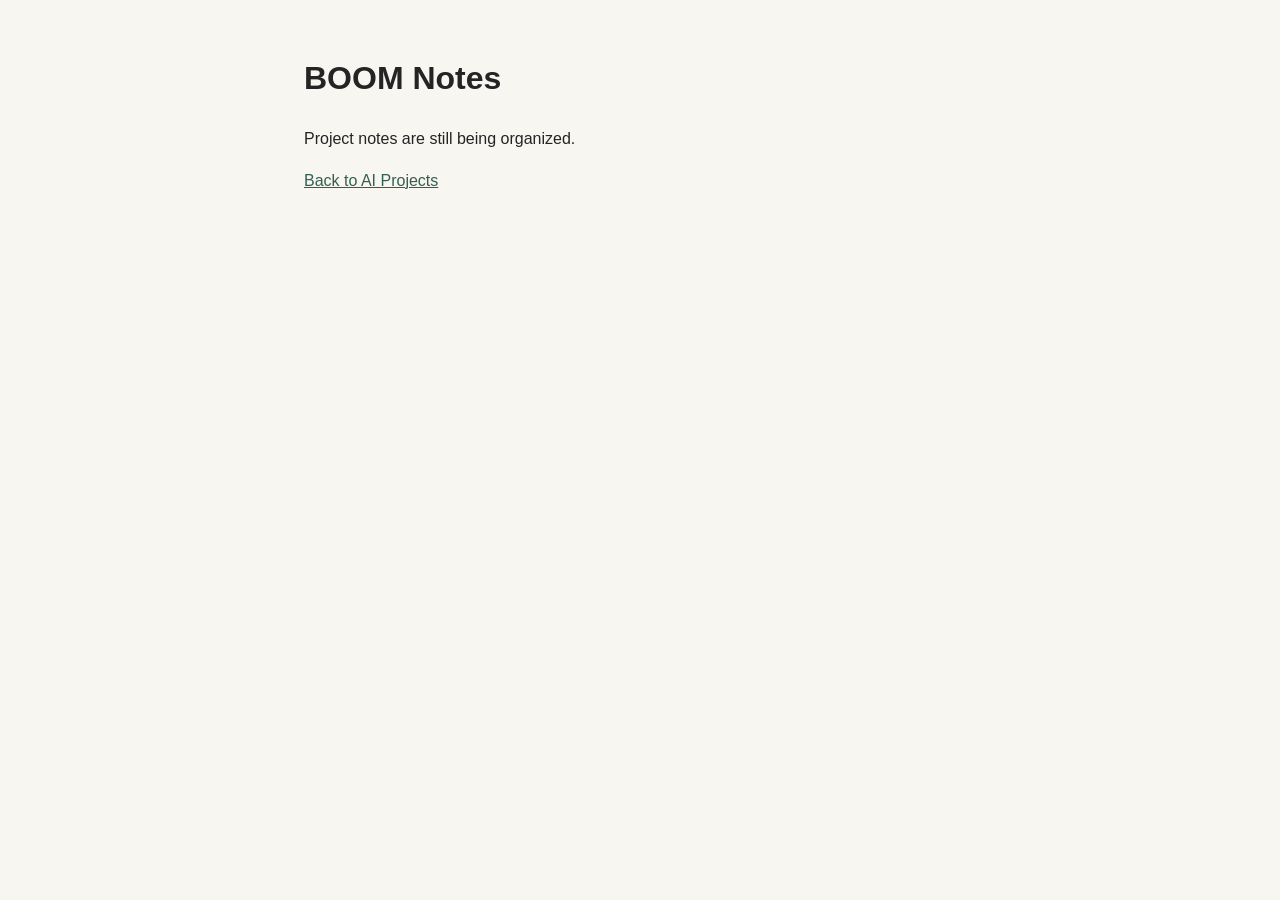
<file: projects/boom/notes.html>
<!DOCTYPE html>
<html lang="en">
  <head>
    <meta charset="UTF-8" />
    <meta name="viewport" content="width=device-width, initial-scale=1.0" />
    <title>BOOM Notes | Jonathan Moyer</title>
    <style>
      body {
        margin: 0;
        padding: 2rem;
        font: 16px/1.6 Inter, Arial, sans-serif;
        color: #242424;
        background: #f8f6f1;
      }

      main {
        max-width: 42rem;
        margin: 0 auto;
      }

      a {
        color: #315f52;
      }
    </style>
  </head>
  <body>
    <main>
      <h1>BOOM Notes</h1>
      <p>Project notes are still being organized.</p>
      <p><a href="../../index.html#ai-projects">Back to AI Projects</a></p>
    </main>
  </body>
</html>
</file>
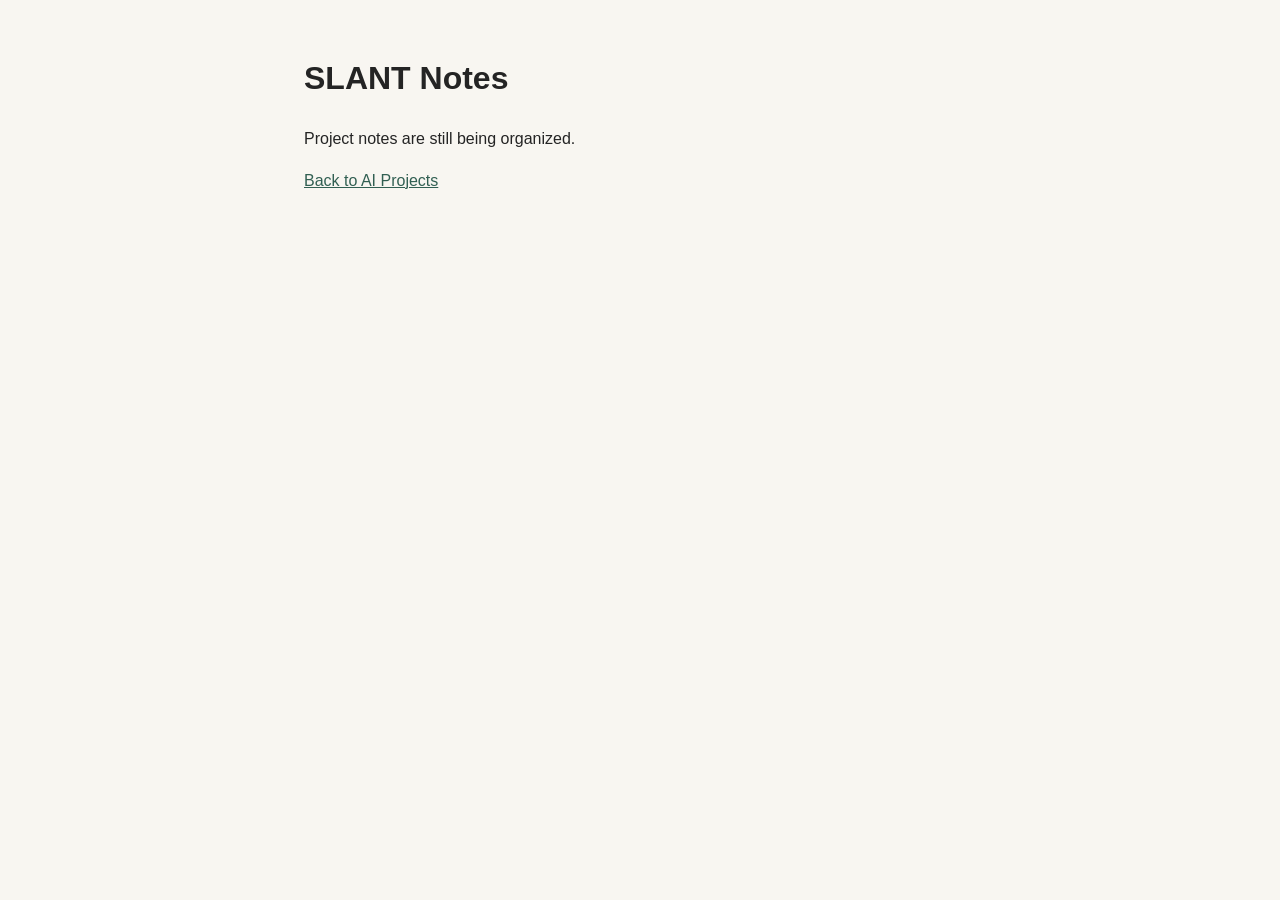
<file: projects/slant/notes.html>
<!DOCTYPE html>
<html lang="en">
  <head>
    <meta charset="UTF-8" />
    <meta name="viewport" content="width=device-width, initial-scale=1.0" />
    <title>SLANT Notes | Jonathan Moyer</title>
    <style>
      body {
        margin: 0;
        padding: 2rem;
        font: 16px/1.6 Inter, Arial, sans-serif;
        color: #242424;
        background: #f8f6f1;
      }

      main {
        max-width: 42rem;
        margin: 0 auto;
      }

      a {
        color: #315f52;
      }
    </style>
  </head>
  <body>
    <main>
      <h1>SLANT Notes</h1>
      <p>Project notes are still being organized.</p>
      <p><a href="../../index.html#ai-projects">Back to AI Projects</a></p>
    </main>
  </body>
</html>
</file>
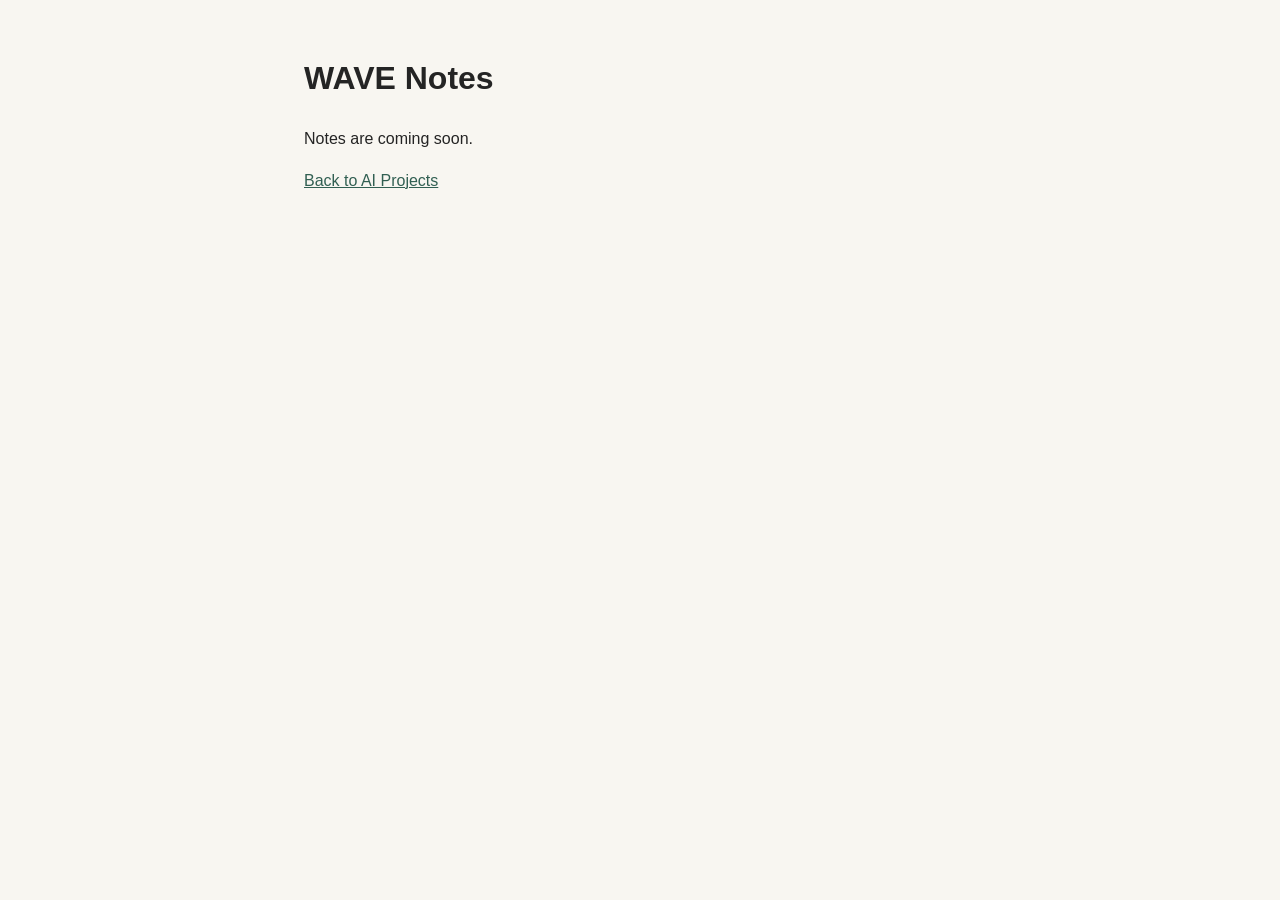
<file: projects/wave/notes.html>
<!DOCTYPE html>
<html lang="en">
  <head>
    <meta charset="UTF-8" />
    <meta name="viewport" content="width=device-width, initial-scale=1.0" />
    <title>WAVE Notes | Jonathan Moyer</title>
    <style>
      body {
        margin: 0;
        padding: 2rem;
        font: 16px/1.6 Inter, Arial, sans-serif;
        color: #242424;
        background: #f8f6f1;
      }

      main {
        max-width: 42rem;
        margin: 0 auto;
      }

      a {
        color: #315f52;
      }
    </style>
  </head>
  <body>
    <main>
      <h1>WAVE Notes</h1>
      <p>Notes are coming soon.</p>
      <p><a href="../../index.html#ai-projects">Back to AI Projects</a></p>
    </main>
  </body>
</html>
</file>
<file: styles.css>
:root {
  --color-bg: #f8f6f1;
  --color-surface: #ffffff;
  --color-text: #242424;
  --color-muted: #68635d;
  --color-border: #ddd7cc;
  --color-accent: #4b4742;
  --color-accent-soft: #ebe7e0;
  --max-width: 980px;
  --radius: 14px;
  --font-sans: -apple-system, BlinkMacSystemFont, "Segoe UI", "Helvetica Neue",
    Arial, sans-serif;
  --font-serif: "Iowan Old Style", "Palatino Linotype", "Book Antiqua",
    "Georgia", serif;
  --font-mono: "SFMono-Regular", Consolas, "Liberation Mono", monospace;
  --font-heading: var(--font-sans);
  --font-body: var(--font-sans);
  --space-1: 0.5rem;
  --space-2: 0.75rem;
  --space-3: 1rem;
  --space-4: 1.5rem;
  --space-5: 2rem;
  --space-6: 3rem;
  --space-7: 4rem;
  --space-8: 5rem;
}

*,
*::before,
*::after {
  box-sizing: border-box;
}

body {
  margin: 0;
  background: var(--color-bg);
  color: var(--color-text);
  font-family: var(--font-sans);
  line-height: 1.7;
  text-rendering: optimizeLegibility;
}

a {
  color: var(--color-accent);
  text-decoration-thickness: 0.08em;
  text-underline-offset: 0.16em;
}

a:hover {
  color: #3f3b37;
}

a:focus-visible,
button:focus-visible {
  outline: 3px solid rgba(75, 71, 66, 0.28);
  outline-offset: 4px;
}

.skip-link {
  position: absolute;
  left: 1rem;
  top: 0;
  z-index: 20;
  padding: 0.7rem 0.95rem;
  border-radius: 0.75rem;
  background: var(--color-accent);
  color: #fff;
  transform: translateY(calc(-100% - 1rem));
  transition: transform 160ms ease;
}

.skip-link:focus {
  transform: translateY(1rem);
}

main:focus {
  outline: none;
}

.container {
  width: min(calc(100% - 2rem), var(--max-width));
  margin: 0 auto;
}

.visually-hidden {
  position: absolute;
  width: 1px;
  height: 1px;
  padding: 0;
  margin: -1px;
  overflow: hidden;
  clip: rect(0, 0, 0, 0);
  white-space: nowrap;
  border: 0;
}

.section {
  padding: var(--space-7) 0;
  scroll-margin-top: 5rem;
}

.section--compact {
  padding-top: 0;
}

.section--ai-process {
  padding: var(--space-6) 0;
}

.site-header {
  position: sticky;
  top: 0;
  z-index: 10;
  border-bottom: 1px solid rgba(221, 215, 204, 0.9);
  background: rgba(248, 246, 241, 0.92);
  backdrop-filter: blur(8px);
}

.site-header__inner {
  display: flex;
  align-items: center;
  justify-content: space-between;
  gap: var(--space-3);
  min-height: 4.25rem;
}

.site-title {
  display: inline-flex;
  align-items: center;
  gap: 0.5rem;
  padding: 0.35rem 0;
  border-radius: 0.45rem;
  font-family: var(--font-heading);
  color: var(--color-text);
  font-size: 1.3rem;
  font-weight: 750;
  letter-spacing: -0.01em;
  text-decoration: none;
  transition: background-color 160ms ease, color 160ms ease;
}

.site-title__mark {
  display: block;
  width: auto;
  height: 1.16rem;
  flex: 0 0 auto;
}

.site-title__bar {
  transition: fill 160ms ease;
}

.site-title__bar--light {
  fill: #8f8f8a;
}

.site-title__bar--dark {
  fill: var(--color-text);
}

.site-title:hover,
.site-title:focus-visible {
  background: var(--color-text);
  color: var(--color-bg);
}

.site-title:hover .site-title__bar--light,
.site-title:focus-visible .site-title__bar--light {
  fill: #b8b5ad;
}

.site-title:hover .site-title__bar--dark,
.site-title:focus-visible .site-title__bar--dark {
  fill: var(--color-bg);
}

.site-title:focus-visible {
  outline: none;
  box-shadow: 0 0 0 3px rgba(75, 71, 66, 0.18);
}

.site-nav {
  display: flex;
  flex-wrap: wrap;
  justify-content: flex-end;
  gap: 0.75rem 1.25rem;
}

.site-nav a {
  color: var(--color-muted);
  font-family: var(--font-body);
  font-size: 0.9rem;
  font-weight: 500;
  letter-spacing: 0.01em;
  text-decoration: none;
}

.site-nav a:hover,
.site-nav a:focus-visible {
  color: var(--color-text);
}

.intro {
  padding-top: var(--space-8);
}

.intro__grid {
  display: grid;
  gap: var(--space-5);
  align-items: start;
}

.intro__content,
.prose-block,
.timeline,
.topic-list,
.statement-list,
.simple-list,
.contact-list {
  max-width: 44rem;
}

h1,
h2,
h3,
p,
ul,
ol,
dl,
figure {
  margin-top: 0;
}

h1 {
  margin-bottom: var(--space-4);
  font-family: var(--font-serif);
  font-size: clamp(2.7rem, 7vw, 4.4rem);
  font-weight: 500;
  line-height: 1.05;
  letter-spacing: -0.03em;
}

h2 {
  margin-bottom: var(--space-4);
  font-size: clamp(1.8rem, 4vw, 2.4rem);
  line-height: 1.15;
  letter-spacing: -0.02em;
}

h3 {
  margin-bottom: 0.25rem;
  font-size: 1.15rem;
  line-height: 1.3;
}

p,
li,
dd,
figcaption {
  font-size: 1.03rem;
}

.section-label {
  margin-bottom: var(--space-3);
  color: var(--color-muted);
  font-family: var(--font-mono);
  font-size: 0.84rem;
  letter-spacing: 0.04em;
  text-transform: uppercase;
}

.section-label::before {
  display: none;
}

.intro__content p,
.prose-block p,
.timeline__content p,
.topic-list dd,
.contact-list li,
.project-card p,
.impact-item,
figcaption,
.muted-note {
  color: var(--color-muted);
}

.photo-caption {
  margin-top: var(--space-2);
  color: var(--color-muted);
  font-family: var(--font-mono);
  font-size: 0.7rem;
  letter-spacing: 0.03em;
  line-height: 1.45;
  text-align: center;
  text-transform: uppercase;
}

.section-heading {
  margin-bottom: var(--space-4);
  padding-top: var(--space-1);
  border-top: 1px solid var(--color-border);
}

.section-heading--compact {
  margin-bottom: var(--space-3);
}

.inline-links {
  display: grid;
  gap: var(--space-3);
  margin: var(--space-5) 0 0;
  padding: 0;
  list-style: none;
}

.inline-links li {
  display: flex;
  flex-wrap: wrap;
  gap: 0.5rem;
  padding-top: var(--space-3);
  border-top: 1px solid var(--color-border);
}

.inline-links span {
  min-width: 4.5rem;
  color: var(--color-text);
  font-weight: 600;
}

.prose-block ul:not(.inline-links):not(.capability-list),
.story-step ul:not(.capability-list),
.ai-process-card ul:not(.capability-list) {
  margin: var(--space-3) 0;
  padding: 0;
  list-style: none;
}

.prose-block ul:not(.inline-links):not(.capability-list) li,
.story-step ul:not(.capability-list) li,
.ai-process-card ul:not(.capability-list) li {
  position: relative;
  margin-bottom: 0.75rem;
  padding-left: 1.15rem;
}

.prose-block ul:not(.inline-links):not(.capability-list) li::before,
.story-step ul:not(.capability-list) li::before,
.ai-process-card ul:not(.capability-list) li::before {
  content: "";
  position: absolute;
  left: 0;
  top: 0.72em;
  width: 0.42rem;
  height: 0.42rem;
  border: 1px solid rgba(104, 99, 93, 0.55);
  border-radius: 999px;
  background: var(--color-bg);
  box-shadow: 0 0 0 2px rgba(75, 71, 66, 0.025);
  transform: translateY(-50%);
}

.prose-block ul:not(.inline-links):not(.capability-list) li:last-child,
.story-step ul:not(.capability-list) li:last-child,
.ai-process-card ul:not(.capability-list) li:last-child {
  margin-bottom: 0;
}

.hero-cta {
  margin-top: var(--space-4);
}

.hero-cta__note {
  margin-top: var(--space-3);
  max-width: 30rem;
  color: var(--color-muted);
  font-size: 0.96rem;
}

.button {
  display: inline-flex;
  align-items: center;
  justify-content: center;
  padding: 0.85rem 1.15rem;
  border-radius: 0.45rem;
  text-decoration: none;
  transition: background-color 160ms ease, border-color 160ms ease, color 160ms ease;
}

.button--primary {
  background: var(--color-text);
  color: var(--color-bg);
  border: 1px solid var(--color-text);
  font-weight: 600;
  letter-spacing: -0.01em;
}

.button--primary:hover {
  background: transparent;
  color: var(--color-text);
}

.button--secondary {
  border: 1px solid var(--color-border);
  background: rgba(255, 255, 255, 0.5);
  color: var(--color-text);
  font-weight: 600;
  letter-spacing: -0.01em;
}

.button--secondary:hover {
  border-color: var(--color-text);
  background: transparent;
}

.photo-frame {
  margin: 0;
}

.profile-photo {
  display: block;
  width: 100%;
  height: 25rem;
  border: 1px solid var(--color-border);
  border-radius: var(--radius);
  background: rgba(255, 255, 255, 0.75);
  object-fit: cover;
  object-position: 52% 18%;
}

.placeholder-box {
  display: grid;
  place-items: center;
  min-height: 12rem;
  padding: var(--space-4);
  border: 1px dashed #b9c2bc;
  border-radius: var(--radius);
  background:
    linear-gradient(180deg, rgba(229, 238, 233, 0.7), rgba(255, 255, 255, 0.9));
  color: var(--color-muted);
  text-align: center;
}

.placeholder-box span {
  max-width: 14rem;
}

.placeholder-box--photo {
  min-height: 22rem;
}

.photo-frame figcaption {
  margin-top: var(--space-2);
}

.logo-strip {
  display: grid;
  grid-template-columns: repeat(2, minmax(0, 1fr));
  gap: var(--space-2);
}

.logo-tile {
  display: flex;
  align-items: center;
  justify-content: center;
  min-height: 4.25rem;
  padding: 0.9rem 1rem;
  border: 1px solid var(--color-border);
  border-radius: var(--radius);
  background: rgba(255, 255, 255, 0.6);
  color: var(--color-muted);
  font-size: 0.96rem;
}

.logo-tile--text {
  justify-content: flex-start;
}

.logo-tile--image {
  padding: 0.85rem 1rem;
}

.logo-tile img {
  display: block;
  width: auto;
  max-width: 84%;
  height: 2rem;
  max-height: none;
  object-fit: contain;
  object-position: center;
  filter: none;
  opacity: 1;
  mix-blend-mode: normal;
}

.logo-tile img.logo-image--scaled-down {
  height: 1.72rem;
}

.logo-tile img.logo-image--nuna {
  height: 1rem;
}

.timeline {
  margin: 0;
  padding: 0;
  list-style: none;
}

.timeline__item {
  display: grid;
  gap: var(--space-2);
  padding: var(--space-4) 0;
  border-top: 1px solid var(--color-border);
}

.timeline__item:last-child {
  border-bottom: 1px solid var(--color-border);
}

.timeline__date {
  margin: 0;
  color: var(--color-muted);
  font-family: var(--font-mono);
  font-size: 0.84rem;
  letter-spacing: 0.04em;
  text-transform: uppercase;
}

.timeline__org {
  margin-bottom: var(--space-2);
  color: var(--color-text);
  font-weight: 600;
}

.section-intro {
  margin-bottom: var(--space-5);
  color: var(--color-muted);
}

#work .section-heading {
  padding-top: var(--space-2);
  margin-bottom: var(--space-3);
}

#work .section-intro {
  margin-bottom: var(--space-5);
}

.translation-model {
  margin-top: var(--space-3);
  overflow-x: auto;
  overflow-y: visible;
  -webkit-overflow-scrolling: touch;
  scrollbar-width: thin;
}

.translation-network {
  position: relative;
  display: grid;
  gap: var(--space-4);
  padding: 1.1rem 0 0.95rem;
  min-width: 34rem;
}

.translation-network::before {
  content: "";
  position: absolute;
  inset: 0;
  z-index: 0;
  pointer-events: none;
  background: rgba(248, 246, 241, 0.82);
}

.translation-network::after {
  content: none;
}

.translation-columns,
.translation-column,
.translation-operating-layer {
  position: relative;
  z-index: 1;
}

.translation-columns {
  display: grid;
  grid-template-columns: repeat(3, minmax(9rem, 1fr));
  gap: var(--space-3);
}

.translation-column {
  display: grid;
  gap: 0.8rem;
  padding: 1rem 0.95rem;
  border: 1px solid rgba(214, 211, 203, 0.38);
  background: rgba(255, 255, 255, 0.5);
}

.translation-column__label {
  margin: 0;
  color: rgba(36, 36, 36, 0.78);
  font-family: var(--font-mono);
  font-size: 0.72rem;
  font-weight: 550;
  letter-spacing: 0.04em;
  text-transform: uppercase;
  text-align: center;
}

.translation-column__label--operating {
  color: var(--color-text);
}

.translation-column__list,
.translation-operating-layer__list {
  margin: 0;
  padding: 0;
  list-style: none;
  display: grid;
  gap: 0.55rem;
}

.translation-column__list li,
.translation-operating-layer__list li {
  padding: 0.62rem 0.82rem;
  border: 1px solid rgba(214, 211, 203, 0.24);
  border-radius: 7px;
  background: rgba(255, 255, 255, 0.8);
  color: var(--color-text);
  font-size: 0.92rem;
  line-height: 1.25;
  text-align: center;
}

.translation-operating-layer {
  display: grid;
  gap: 0.75rem;
  max-width: 44rem;
  margin: 0 auto;
  padding: 0.9rem 1rem 1rem;
  border: 1px solid rgba(190, 186, 177, 0.42);
  background: rgba(240, 238, 233, 0.88);
}

.translation-operating-layer__list {
  grid-template-columns: repeat(5, minmax(5.4rem, 1fr));
  gap: 0.6rem;
}

.translation-operating-layer__list li {
  background: rgba(232, 229, 223, 0.92);
  border-color: rgba(176, 170, 159, 0.48);
  color: #242424;
  font-weight: 650;
}

.impact-cards {
  display: grid;
  gap: var(--space-4);
}

.impact-card {
  padding: var(--space-4);
  border: 1px solid var(--color-border);
  border-radius: var(--radius);
  background: rgba(255, 255, 255, 0.52);
}

.impact-card h3 {
  display: block;
  margin: 0 0 var(--space-2);
  color: var(--color-text);
  font-size: clamp(1.2rem, 2.4vw, 1.5rem);
  line-height: 1.15;
  letter-spacing: -0.02em;
}

.impact-card p {
  margin-bottom: 0;
  color: var(--color-muted);
}

.prose-block--wide {
  max-width: 46rem;
  margin-bottom: var(--space-5);
}

.prose-callout {
  margin: var(--space-4) 0;
  padding-left: var(--space-4);
  border-left: 3px solid var(--color-accent);
  color: var(--color-text) !important;
  font-size: clamp(1.12rem, 2vw, 1.28rem);
  line-height: 1.6;
}

.story-flow {
  display: grid;
  gap: var(--space-5);
}

.story-step {
  position: relative;
  padding-left: var(--space-5);
}

.story-step::before {
  content: "";
  position: absolute;
  left: 0;
  top: 0.45rem;
  width: 0.7rem;
  height: 0.7rem;
  border: 2px solid var(--color-accent);
  border-radius: 999px;
  background: var(--color-bg);
}

.story-step::after {
  content: "";
  position: absolute;
  left: 0.34rem;
  top: 1.35rem;
  bottom: calc(var(--space-5) * -1);
  width: 1px;
  background: var(--color-border);
}

.story-step:last-child::after {
  display: none;
}

.story-kicker {
  margin-bottom: var(--space-2);
  color: var(--color-accent) !important;
  font-family: var(--font-mono);
  font-size: 0.82rem;
  font-weight: 600;
  letter-spacing: 0.05em;
  text-transform: uppercase;
}

.story-step p:last-child {
  margin-bottom: 0;
}

.ai-process-card {
  padding: var(--space-5);
  border: 1px solid var(--color-border);
  border-radius: calc(var(--radius) + 6px);
  background: var(--color-surface);
}

.ai-process-card h2 {
  margin-bottom: var(--space-3);
}

.ai-process-card p {
  color: var(--color-muted);
}

.ai-process-card .section-label {
  color: var(--color-accent);
}

.ai-process-lede {
  color: var(--color-text);
  font-size: clamp(1.25rem, 2.4vw, 1.55rem);
  line-height: 1.45;
}

.section--closing {
  padding-top: 0;
}

.closing-card {
  padding: var(--space-5);
  border: 1px solid var(--color-border);
  border-radius: calc(var(--radius) + 2px);
  background: rgba(255, 255, 255, 0.46);
}

.closing-card h2 {
  margin-bottom: var(--space-3);
}

.closing-card p:not(.section-label) {
  max-width: 42rem;
  color: var(--color-muted);
}

.closing-actions {
  display: flex;
  flex-wrap: wrap;
  gap: 0.85rem;
  margin-top: var(--space-4);
}

.project-grid {
  display: grid;
  gap: var(--space-4);
}

.project-card {
  padding: var(--space-4);
  border: 1px solid var(--color-border);
  border-radius: var(--radius);
  background: rgba(255, 255, 255, 0.55);
}

.project-preview {
  display: block;
  width: 100%;
  height: 14rem;
  border: 1px solid var(--color-border);
  border-radius: calc(var(--radius) - 2px);
  object-fit: cover;
  object-position: center top;
  background: rgba(255, 255, 255, 0.85);
}

.project-card h3 {
  margin-top: var(--space-3);
}

.project-links {
  display: flex;
  flex-wrap: wrap;
  gap: 0.9rem 1.25rem;
  margin-top: var(--space-3);
}

.project-links span {
  color: var(--color-muted);
  font-size: 0.9rem;
  font-style: italic;
}

.statement-list,
.simple-list,
.contact-list {
  margin-bottom: 0;
  padding-left: 1.2rem;
}

.statement-list li,
.simple-list li,
.contact-list li {
  margin-bottom: var(--space-3);
}

.impact-grid {
  display: grid;
  gap: var(--space-3);
}

.impact-item {
  display: grid;
  gap: 0.35rem;
  padding: var(--space-3) 0;
  border-top: 1px solid var(--color-border);
}

.impact-item strong {
  color: var(--color-text);
  font-size: 1.35rem;
  line-height: 1.1;
  letter-spacing: -0.02em;
}

.impact-item span {
  color: var(--color-muted);
}

.impact-item:last-child {
  border-bottom: 1px solid var(--color-border);
}

@media (max-width: 680px) {
  body {
    line-height: 1.66;
  }

  .section {
    padding: 3.35rem 0;
  }

  .section-heading {
    margin-bottom: 1.65rem;
  }

  .section-intro,
  .intro__content p,
  .prose-block p,
  .impact-card p,
  .project-card p,
  .ai-process-card p,
  .closing-card p:not(.section-label) {
    line-height: 1.62;
  }

  .site-header__inner {
    align-items: center;
    justify-content: space-between;
    flex-direction: row;
    flex-wrap: wrap;
    gap: 0.65rem 0.85rem;
    padding: 0.8rem 0;
  }

  .site-title__mark {
    transform: translateY(-1px);
  }

  .site-nav {
    flex: 1 1 100%;
    width: auto;
    flex-wrap: nowrap;
    justify-content: flex-start;
    gap: 0.52rem;
    overflow-x: auto;
    padding-bottom: 0.2rem;
    scrollbar-width: none;
    -webkit-overflow-scrolling: touch;
  }

  .site-nav::-webkit-scrollbar {
    display: none;
  }

  .site-nav a {
    white-space: nowrap;
    font-size: 0.75rem;
  }

  .story-step {
    padding-left: var(--space-4);
  }

  .intro__grid {
    gap: var(--space-4);
  }

  .profile-photo {
    height: 20rem;
    object-position: 52% 18%;
  }

  .impact-card,
  .project-card {
    padding: 1.35rem;
  }

  .translation-network {
    gap: 0.82rem;
    min-width: 21.1rem;
    padding: 0.8rem 0 0.76rem;
  }

  .translation-columns {
    grid-template-columns: repeat(3, minmax(6.5rem, 1fr));
    gap: 0.48rem;
  }

  .translation-column {
    gap: 0.48rem;
    padding: 0.62rem 0.46rem;
    border-color: rgba(214, 211, 203, 0.52);
    background: rgba(255, 255, 255, 0.78);
  }

  .translation-column__label {
    font-size: 0.58rem;
    letter-spacing: 0.035em;
  }

  .translation-column__list,
  .translation-operating-layer__list {
    list-style: none;
    padding: 0;
  }

  .translation-column__list li,
  .translation-operating-layer__list li {
    padding: 0.42rem 0.38rem;
    font-size: 0.7rem;
    line-height: 1.15;
    border-radius: 6px;
  }

  .translation-operating-layer__list li {
    font-size: 0.65rem;
    min-width: 0;
    padding-left: 0.22rem;
    padding-right: 0.22rem;
    white-space: nowrap;
    letter-spacing: -0.01em;
  }

  .translation-operating-layer {
    gap: 0.48rem;
    max-width: none;
    padding: 0.66rem 0.4rem 0.74rem;
    border-color: rgba(190, 186, 177, 0.56);
    background: rgba(240, 238, 233, 0.96);
  }

  .translation-operating-layer__list {
    gap: 0.34rem;
    grid-template-columns: repeat(5, minmax(0, 1fr));
  }

  .closing-card {
    padding: var(--space-4);
    border-color: rgba(214, 211, 203, 0.72);
    background: rgba(255, 255, 255, 0.68);
  }

  .closing-actions {
    gap: 1rem;
    margin-top: 1.65rem;
  }
}

@media (min-width: 760px) {
  .intro__grid {
    grid-template-columns: minmax(0, 1.28fr) minmax(20rem, 0.92fr);
    align-items: stretch;
  }

  .photo-frame {
    height: 100%;
  }

  .profile-photo {
    height: 34rem;
  }

  .timeline__item {
    grid-template-columns: 11rem minmax(0, 1fr);
    gap: var(--space-5);
  }

  .project-grid,
  .impact-cards {
    grid-template-columns: repeat(2, minmax(0, 1fr));
    column-gap: var(--space-5);
  }

  .logo-strip {
    grid-template-columns: repeat(5, minmax(0, 1fr));
  }

  .simple-list {
    columns: 2;
    column-gap: var(--space-6);
  }

  .simple-list li {
    break-inside: avoid;
  }

  .translation-columns {
    align-items: start;
    gap: var(--space-3);
  }

  .translation-column__list {
    grid-template-columns: 1fr;
  }
}

@media (min-width: 900px) {
  .translation-network {
    gap: 1.3rem;
    padding: 1.15rem 0.4rem 1rem;
  }

  .translation-operating-layer {
    max-width: 44rem;
    padding: 1rem 1.15rem 1.15rem;
  }

  .translation-operating-layer::after {
    content: "";
    position: absolute;
    left: 50%;
    top: 100%;
    width: 1px;
    height: 1.35rem;
    transform: translateX(-50%);
    background: rgba(190, 186, 177, 0.75);
  }

  .translation-columns {
    gap: var(--space-4);
  }

  .translation-column__list li,
  .translation-operating-layer__list li {
    padding: 0.72rem 0.68rem;
  }

  .translation-operating-layer__list {
    grid-template-columns: repeat(5, minmax(0, 1fr));
  }
}

@media (min-width: 980px) {
  .project-grid {
    grid-template-columns: repeat(3, minmax(0, 1fr));
  }
}

@media (prefers-reduced-motion: reduce) {
  html {
    scroll-behavior: auto;
  }
}

@media print {
  body {
    background: #fff;
    color: #000;
  }

  .site-header,
  .skip-link,
  .project-links {
    display: none;
  }

  .section {
    padding: 1.25rem 0;
  }

  .logo-strip,
  .project-grid,
  .impact-cards,
  .translation-model {
    gap: 0.75rem;
  }

  a {
    color: #000;
    text-decoration: underline;
  }
}
@media (prefers-reduced-motion: no-preference) {
  html {
    scroll-behavior: smooth;
  }
}
</file>
